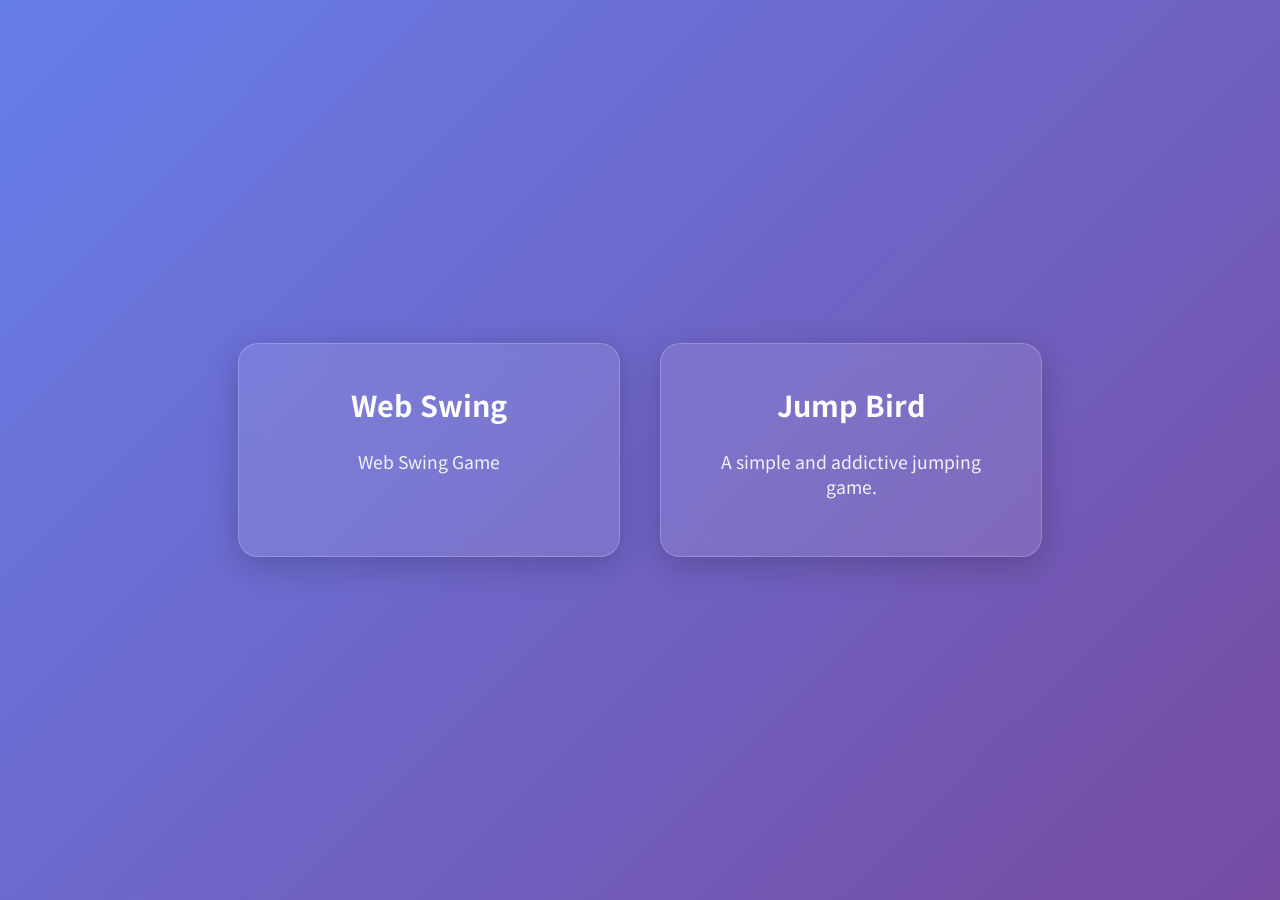
<file: index.html>
<!DOCTYPE html>
<html lang="en">
<head>
    <meta charset="UTF-8">
    <meta name="viewport" content="width=device-width, initial-scale=1.0">
    <meta name="google-adsense-account" content="ca-pub-2541515643735912">
    <title>Portal</title>
    <link rel="icon" href="favicon.svg" type="image/svg+xml">
    <link rel="stylesheet" href="style.css">
    <link rel="preconnect" href="https://fonts.googleapis.com">
    <link rel="preconnect" href="https://fonts.gstatic.com" crossorigin>
    <link href="https://fonts.googleapis.com/css2?family=Noto+Sans+KR:wght@400;700&display=swap" rel="stylesheet">
    <script async src="https://pagead2.googlesyndication.com/pagead/js/adsbygoogle.js?client=ca-pub-2541515643735912"
     crossorigin="anonymous"></script>
</head>
<body>

    <main class="portal-container">
            <ins class="kakao_ad_area" style="display:none;"
data-ad-unit = "DAN-hlU9IMzS3yFXaqY5"
data-ad-width = "320"
data-ad-height = "100"></ins>
<script type="text/javascript" src="//t1.daumcdn.net/kas/static/ba.min.js" async></script>
        
        <div class="portal-card" data-src="https://qwpo.cc/swing">
            <h2>Web Swing</h2>
            <p>Web Swing Game</p>
        </div>
        <div class="portal-card" data-src="https://jumpbird.qwpo.cc">
            <h2>Jump Bird</h2>
            <p>A simple and addictive jumping game.</p>
        </div>
    </main>

    <div id="iframe-container" class="hidden">
        <nav id="iframe-nav">
            <button class="nav-button" data-src="https://qwpo.cc/swing">Web Swing</button>
            <button class="nav-button" data-src="https://jumpbird.qwpo.cc">Jump Bird</button>
            <button id="back-button">Back to Menu</button>
        </nav>
        <iframe id="content-frame" src="about:blank"></iframe>
    </div>

    <script src="script.js"></script>
</body>
</html>
</file>
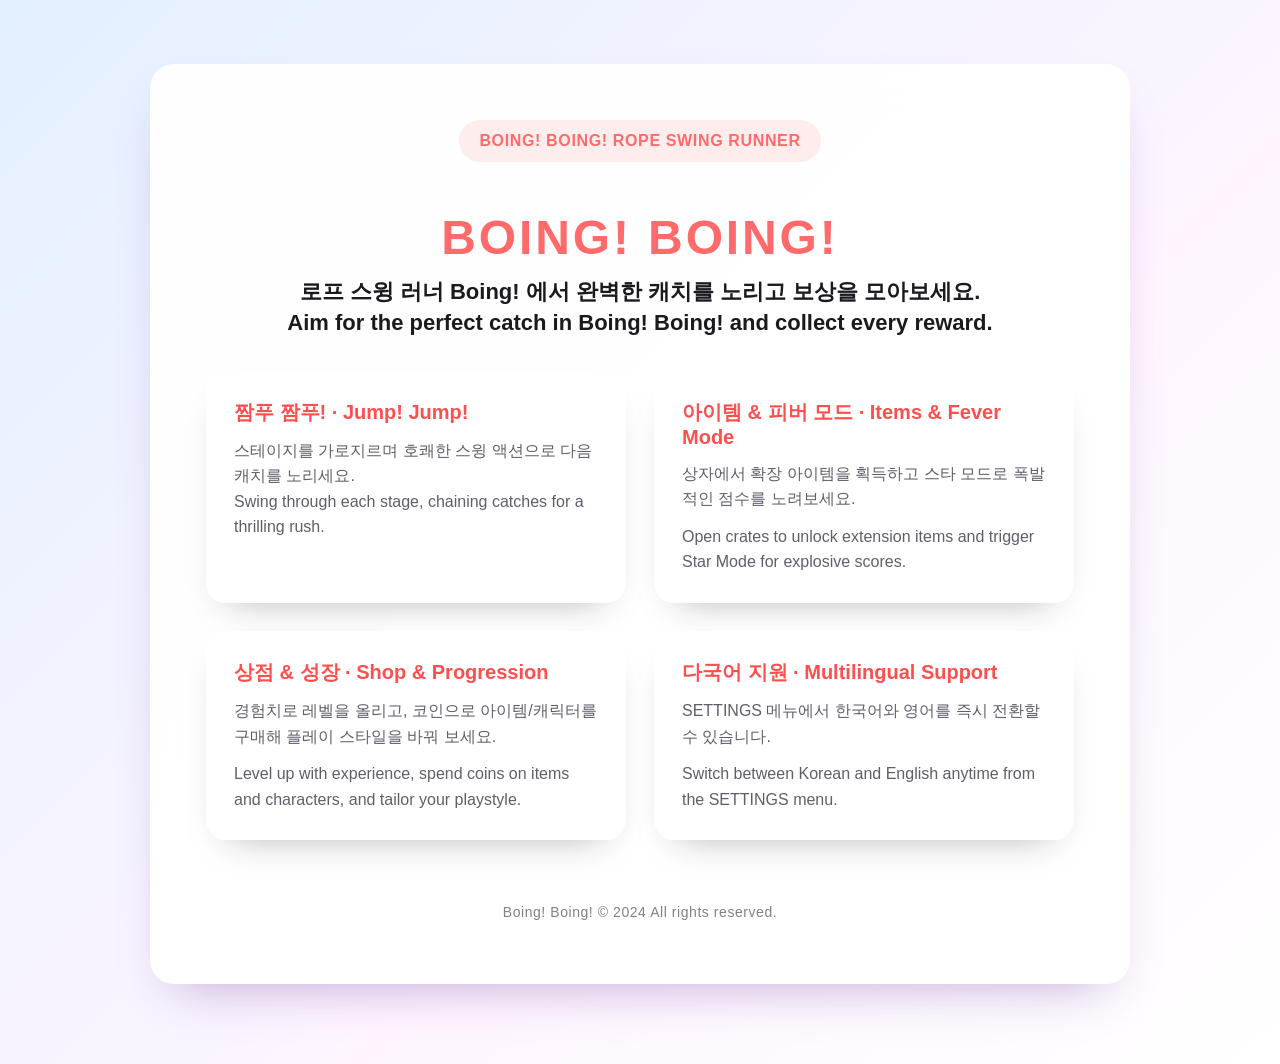
<file: marketing/index.html>
<!DOCTYPE html>
<html lang="ko">
<head>
  <meta charset="utf-8">
  <meta name="viewport" content="width=device-width, initial-scale=1">
  <title>Boing! Boing! | Rope Swing Runner</title>
  <style>
    :root {
      color-scheme: light dark;
      --bg: #f7f7fb;
      --fg: #1a1a1f;
      --accent: #ff6b6b;
      --accent-dark: #ff4e4e;
      --muted: #5f5f6b;
      --card: #ffffff;
      --shadow: rgba(0, 0, 0, 0.08);
    }

    * {
      box-sizing: border-box;
    }

    body {
      margin: 0;
      font-family: "Helvetica Neue", "Apple SD Gothic Neo", "Noto Sans KR", -apple-system, BlinkMacSystemFont, sans-serif;
      color: var(--fg);
      background: linear-gradient(135deg, #e3f0ff 0%, #fef5ff 60%, #fff 100%);
    }

    main {
      display: flex;
      flex-direction: column;
      align-items: center;
      padding: 64px 20px 80px;
    }

    .container {
      width: 100%;
      max-width: 980px;
      background: rgba(255, 255, 255, 0.92);
      border-radius: 24px;
      box-shadow: 0 24px 48px -24px rgba(102, 51, 153, 0.4);
      padding: 56px 56px 64px;
      backdrop-filter: blur(16px);
    }

    .hero {
      text-align: center;
    }

    .logo-text {
      font-size: 48px;
      font-weight: 800;
      letter-spacing: 0.06em;
      text-transform: uppercase;
      color: var(--accent);
      margin: 0 0 12px;
    }

    .tagline {
      font-size: 22px;
      font-weight: 600;
      color: var(--fg);
      line-height: 1.4;
      margin: 0 0 32px;
    }

    .callout {
      display: inline-flex;
      align-items: center;
      gap: 12px;
      padding: 12px 20px;
      border-radius: 999px;
      background: rgba(255, 107, 107, 0.12);
      color: var(--accent);
      font-weight: 600;
      letter-spacing: 0.04em;
      text-transform: uppercase;
      margin-bottom: 48px;
    }

    .grid {
      display: grid;
      gap: 28px;
      grid-template-columns: repeat(auto-fit, minmax(280px, 1fr));
    }

    .card {
      background: var(--card);
      border-radius: 20px;
      padding: 28px;
      box-shadow: 0 18px 36px -24px rgba(26, 26, 31, 0.4);
      transition: transform 0.25s ease, box-shadow 0.25s ease;
    }

    .card:hover {
      transform: translateY(-6px);
      box-shadow: 0 28px 56px -28px rgba(255, 107, 107, 0.45);
    }

    .card h2 {
      font-size: 20px;
      margin: 0 0 12px;
      color: var(--accent-dark);
    }

    .card p, .card ul, .card li {
      margin: 0;
      padding: 0;
      list-style: none;
      font-size: 16px;
      line-height: 1.6;
      color: var(--muted);
    }

    .card ul {
      display: grid;
      gap: 12px;
      margin-top: 12px;
    }

    footer {
      margin-top: 64px;
      text-align: center;
      font-size: 14px;
      color: rgba(26, 26, 31, 0.55);
      letter-spacing: 0.04em;
    }

    @media (max-width: 640px) {
      main {
        padding: 40px 16px 64px;
      }

      .container {
        padding: 40px 24px 48px;
        border-radius: 20px;
      }

      .logo-text {
        font-size: 40px;
      }

      .tagline {
        font-size: 18px;
      }
    }
  </style>
</head>
<body>
  <main>
    <section class="container">
      <header class="hero">
        <div class="callout">Boing! Boing! Rope Swing Runner</div>
        <h1 class="logo-text">Boing! Boing!</h1>
        <p class="tagline">로프 스윙 러너 Boing! 에서 완벽한 캐치를 노리고 보상을 모아보세요.<br>Aim for the perfect catch in Boing! Boing! and collect every reward.</p>
      </header>

      <div class="grid">
        <article class="card">
          <h2>짬푸 짬푸! · Jump! Jump!</h2>
          <p>스테이지를 가로지르며 호쾌한 스윙 액션으로 다음 캐치를 노리세요.<br>Swing through each stage, chaining catches for a thrilling rush.</p>
        </article>

        <article class="card">
          <h2>아이템 &amp; 피버 모드 · Items &amp; Fever Mode</h2>
          <ul>
            <li>상자에서 확장 아이템을 획득하고 스타 모드로 폭발적인 점수를 노려보세요.</li>
            <li>Open crates to unlock extension items and trigger Star Mode for explosive scores.</li>
          </ul>
        </article>

        <article class="card">
          <h2>상점 &amp; 성장 · Shop &amp; Progression</h2>
          <ul>
            <li>경험치로 레벨을 올리고, 코인으로 아이템/캐릭터를 구매해 플레이 스타일을 바꿔 보세요.</li>
            <li>Level up with experience, spend coins on items and characters, and tailor your playstyle.</li>
          </ul>
        </article>

        <article class="card">
          <h2>다국어 지원 · Multilingual Support</h2>
          <ul>
            <li>SETTINGS 메뉴에서 한국어와 영어를 즉시 전환할 수 있습니다.</li>
            <li>Switch between Korean and English anytime from the SETTINGS menu.</li>
          </ul>
        </article>
      </div>

      <footer>
        Boing! Boing! © 2024 All rights reserved.
      </footer>
    </section>
  </main>
</body>
</html>
</file>
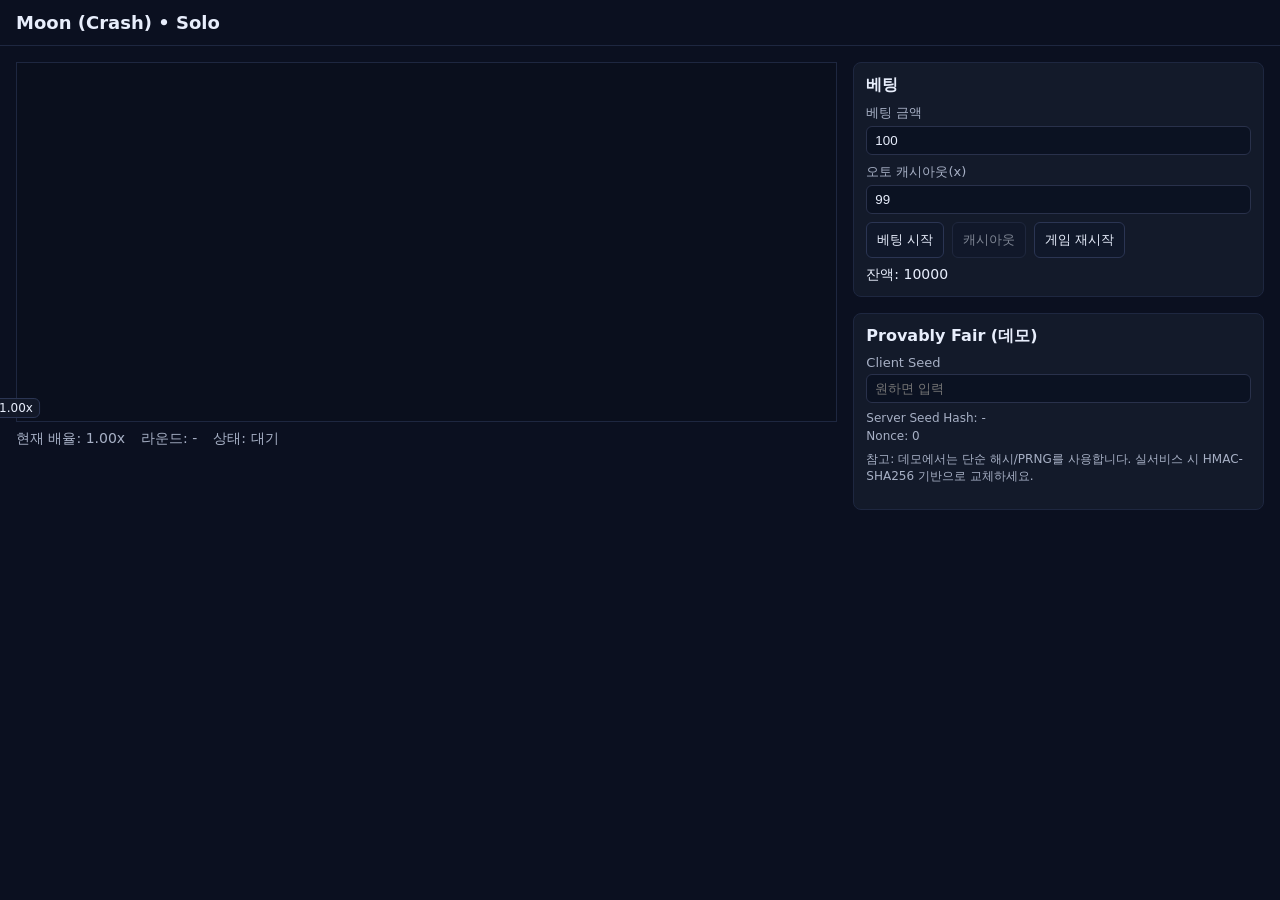
<file: moon/index.html>
<!doctype html>
<html lang="ko">
  <head>
    <meta charset="utf-8" />
    <meta name="viewport" content="width=device-width, initial-scale=1" />
    <title>Moon (Crash) - WebGL Solo</title>
    <link rel="stylesheet" href="styles.css" />
  </head>
  <body>
    <header class="topbar">
      <h1>Moon (Crash) • Solo</h1>
    </header>

    <main class="container">
      <section class="left">
        <div class="graph-wrap">
          <canvas id="glcanvas"></canvas>
          <div id="tipLabel" class="tip-label">1.00x</div>
        </div>
        <div class="hud">
          <div>현재 배율: <span id="multiplier">1.00x</span></div>
          <div>라운드: <span id="round">-</span></div>
          <div>상태: <span id="status">대기</span></div>
        </div>
      </section>
      <section class="right">
        <div class="panel">
          <h2>베팅</h2>
          <label>
            베팅 금액
            <input id="betAmount" type="number" min="1" step="1" value="100" />
          </label>
          <label>
            오토 캐시아웃(x)
            <input id="autoCashout" type="number" min="1.01" step="0.01" value="99" />
          </label>
          <div class="buttons">
            <button id="placeBet">베팅 시작</button>
            <button id="cashOut" disabled>캐시아웃</button>
            <button id="restart">게임 재시작</button>
          </div>
          <div class="balance">
            잔액: <span id="balance">10000</span>
          </div>
        </div>

        <div class="panel">
          <h2>Provably Fair (데모)</h2>
          <label>
            Client Seed
            <input id="clientSeed" type="text" placeholder="원하면 입력" />
          </label>
          <div class="pf-row">Server Seed Hash: <span id="serverSeedHash">-</span></div>
          <div class="pf-row">Nonce: <span id="nonce">0</span></div>
          <p class="muted">참고: 데모에서는 단순 해시/PRNG를 사용합니다. 실서비스 시 HMAC-SHA256 기반으로 교체하세요.</p>
        </div>
      </section>
    </main>

    <script src="app.js?v=1757565966"></script>
  </body>
  </html>
</file>
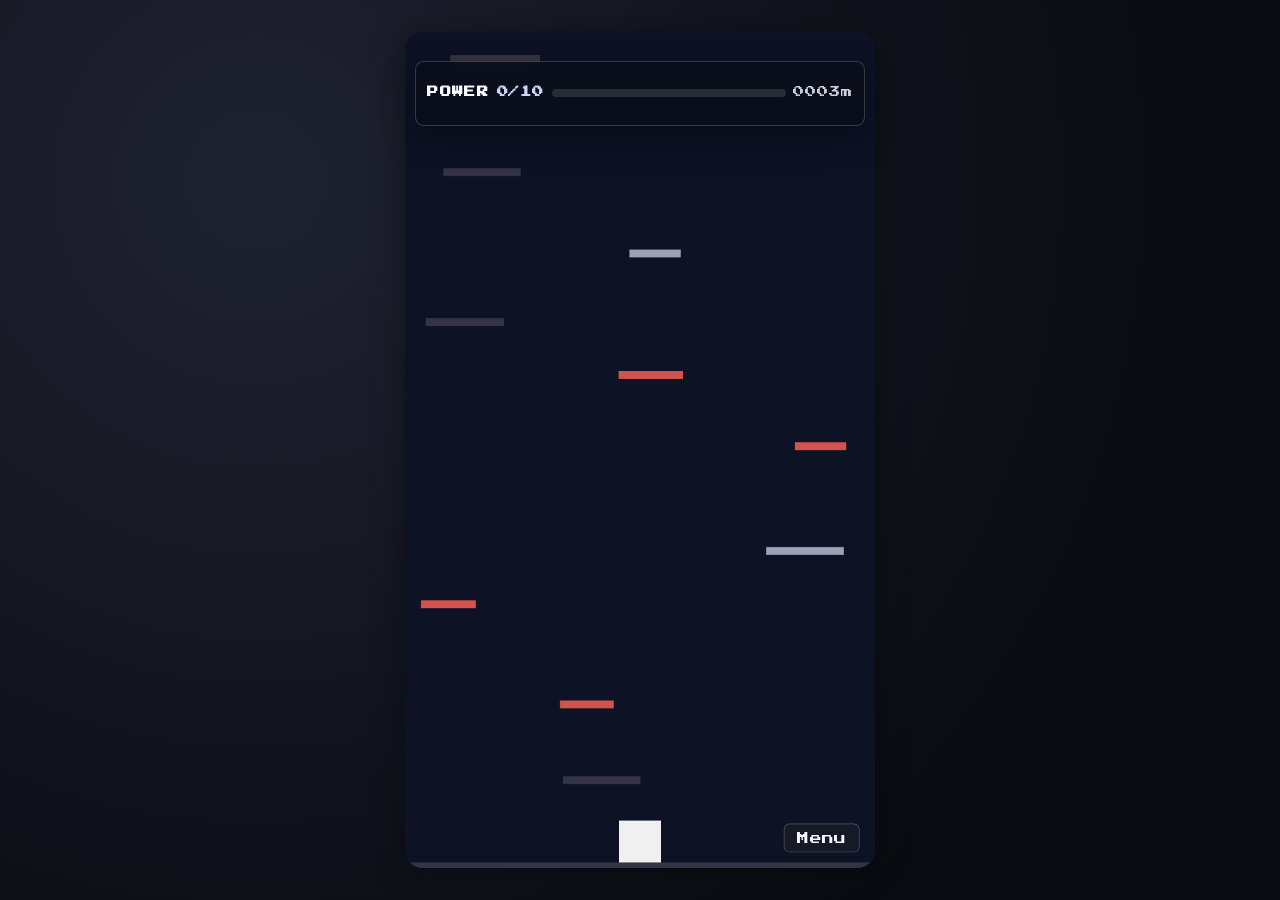
<file: onlyup/index.html>
<!DOCTYPE html>
<html lang="ko">
  <head>
    <meta charset="UTF-8" />
    <meta
      name="viewport"
      content="width=device-width, initial-scale=1.0, maximum-scale=1.0, user-scalable=no"
    />
    <title>WebGL 2D Casual Prototype</title>
    <script type="module" crossorigin src="./assets/index-BbL1-Jrh.js"></script>
    <link rel="stylesheet" crossorigin href="./assets/index-HIgaed99.css">
  </head>
  <body>
    <div id="app">
      <div class="game-wrapper">
        <div class="game-surface" id="game-surface">
          <canvas id="game-canvas"></canvas>
        </div>
      </div>
      <div id="joystick-layer" class="joystick-layer"></div>
    </div>
  </body>
</html>
</file>
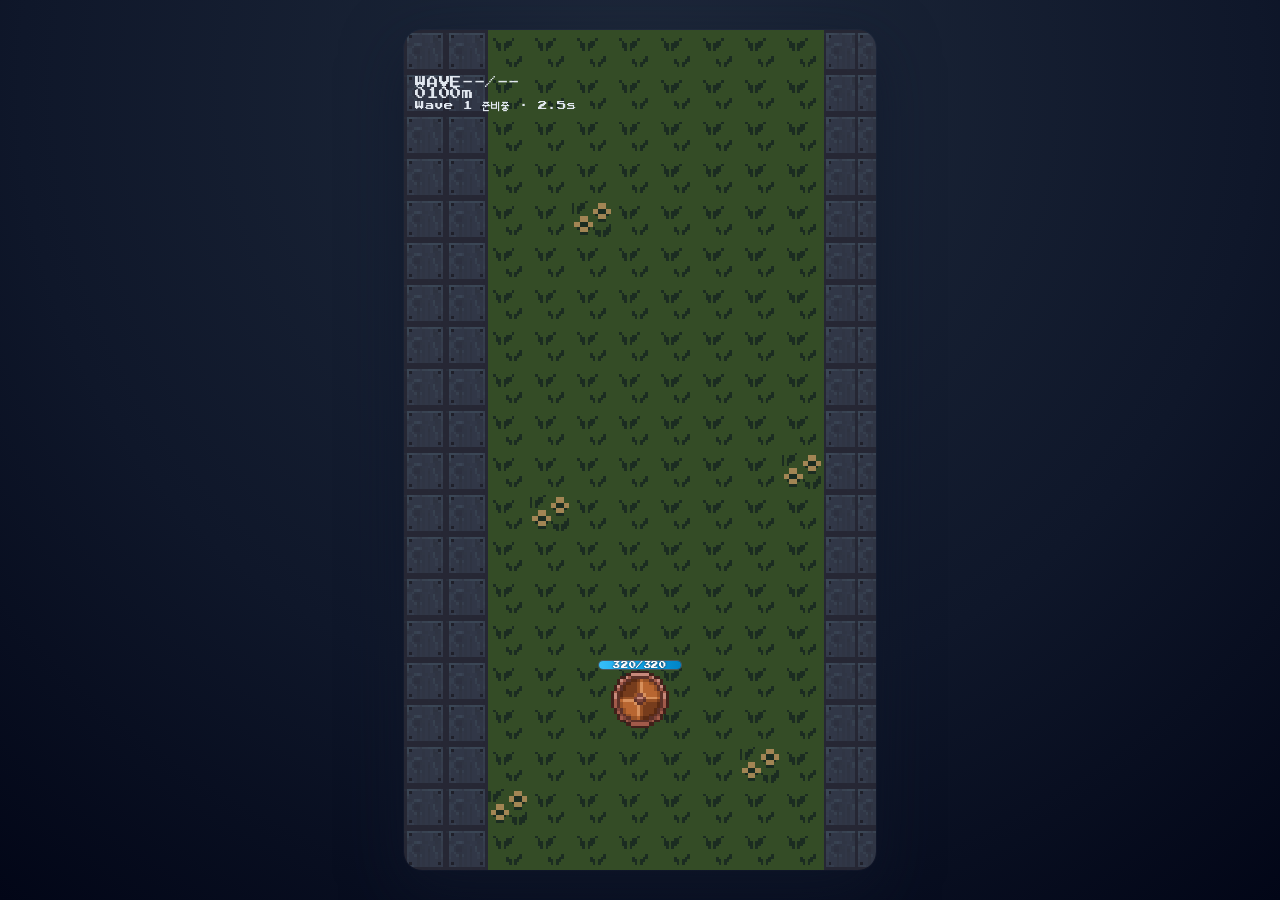
<file: polygon_shooter/index.html>
<!DOCTYPE html>
<html lang="ko">
  <head>
    <meta charset="UTF-8" />
    <meta
      name="viewport"
      content="width=device-width, initial-scale=1.0, maximum-scale=1.0, user-scalable=no"
    />
    <title>Polygon Shooter (WIP)</title>
    <script type="module" crossorigin src="./assets/index-DZM-sGQI.js"></script>
    <link rel="stylesheet" crossorigin href="./assets/index-DKjQ8yUw.css">
  </head>
  <body>
    <div id="app">
      <div class="game-wrapper">
        <div class="game-surface" id="game-surface">
          <canvas id="game-canvas"></canvas>
          <div id="health-layer" class="health-layer"></div>
        </div>
      </div>
      <div id="joystick-layer" class="joystick-layer"></div>
    </div>
  </body>
</html>
</file>
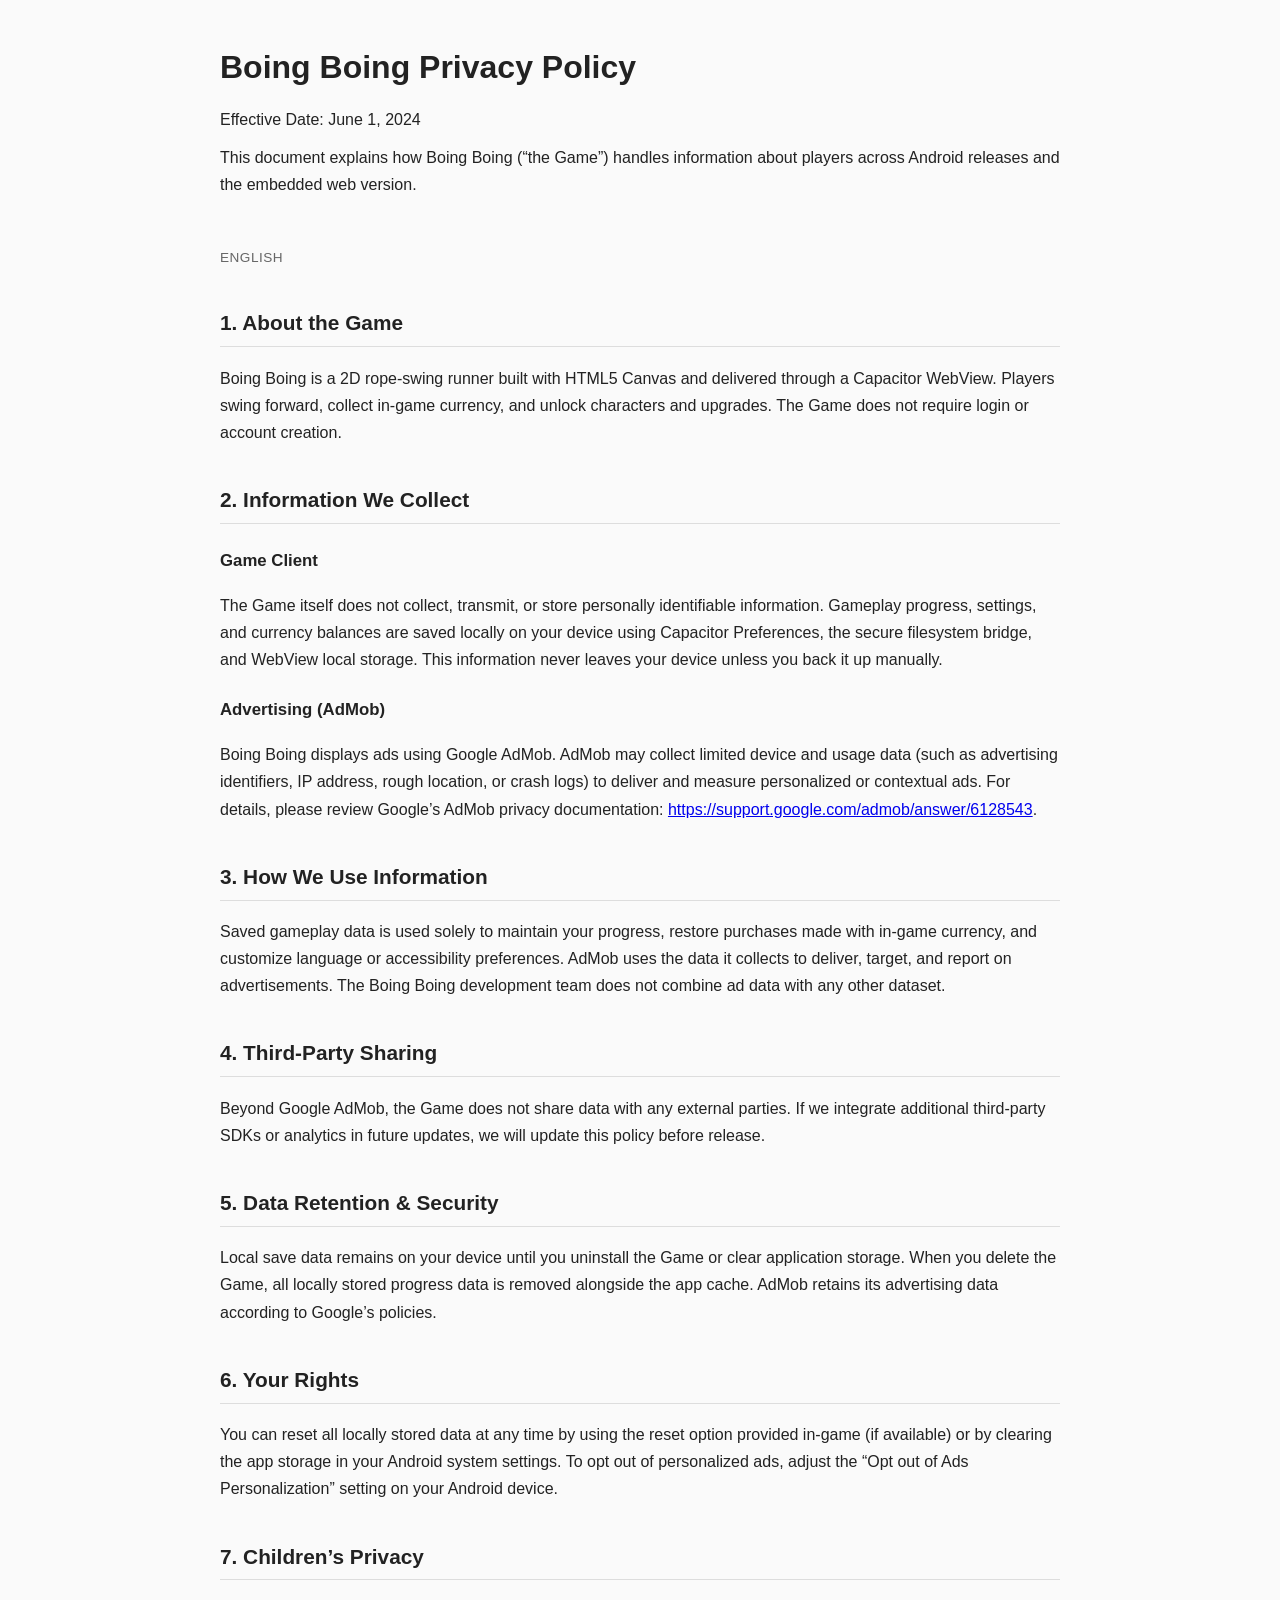
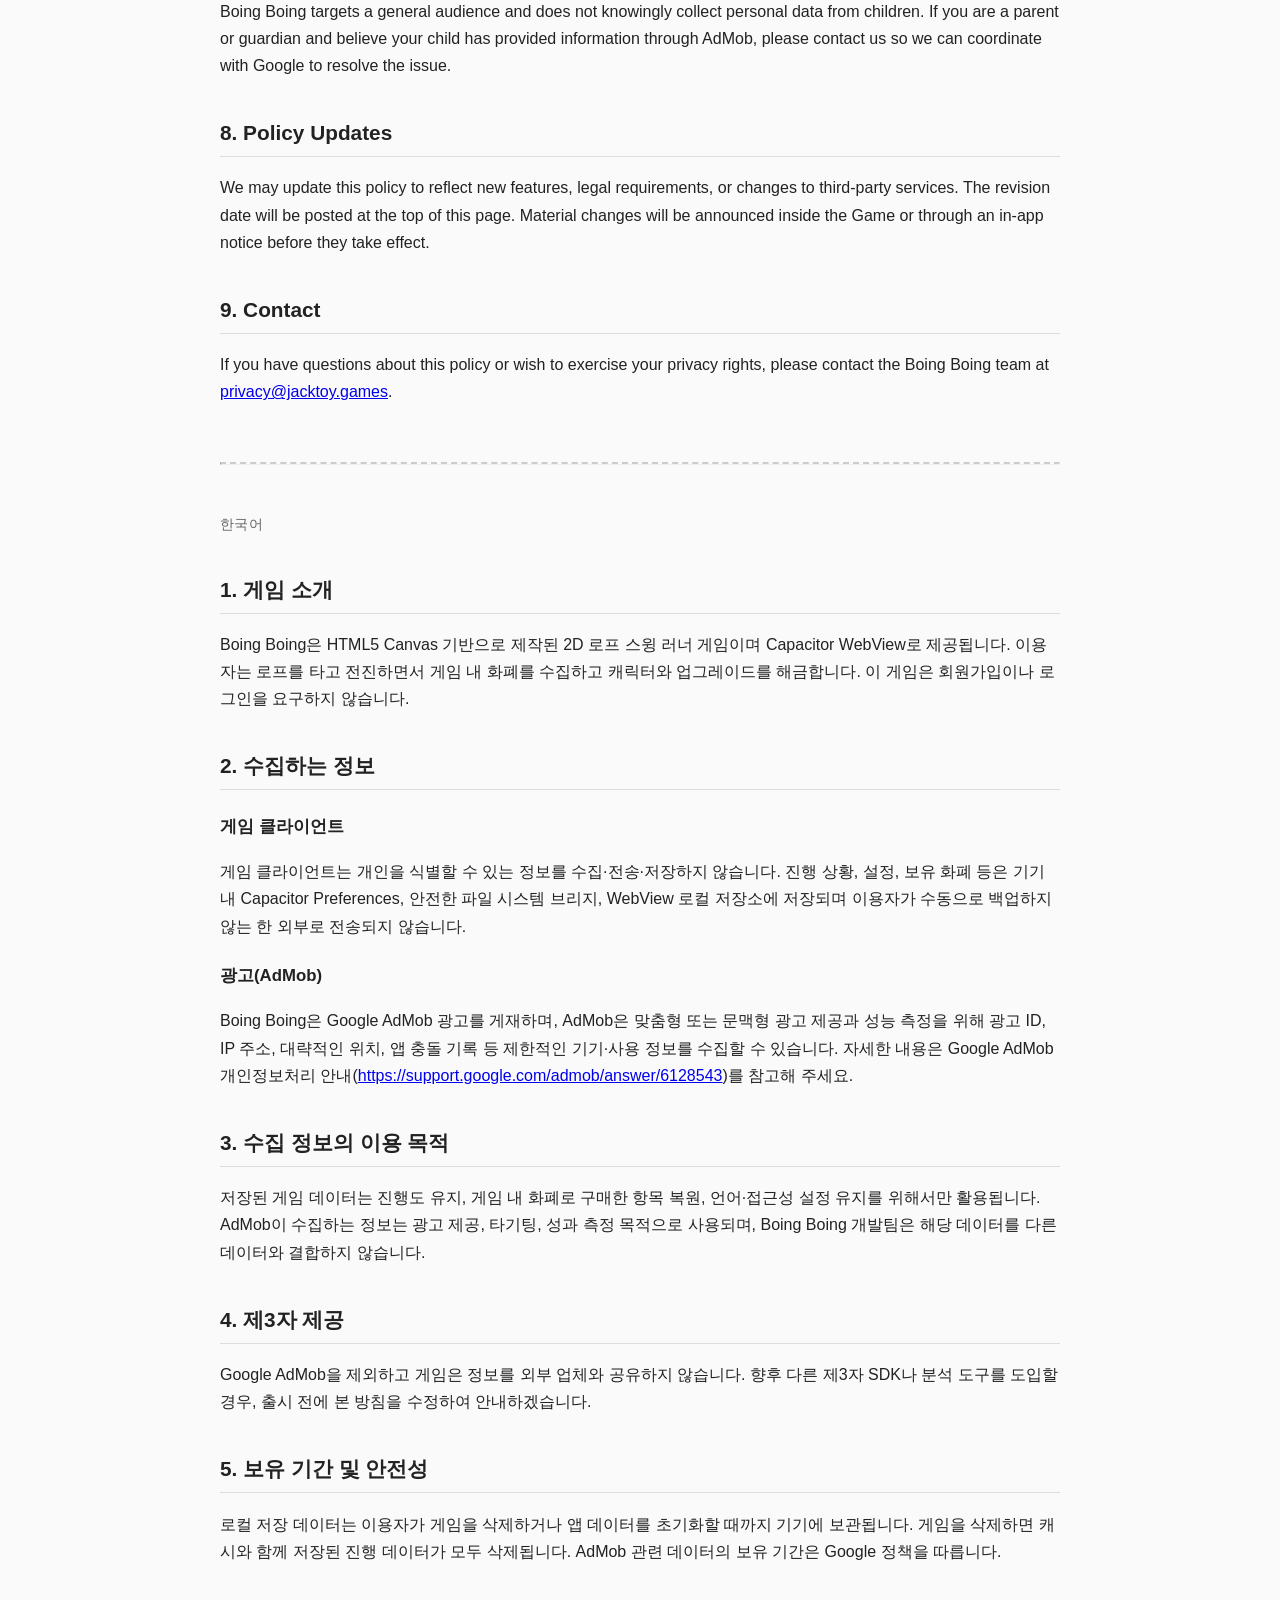
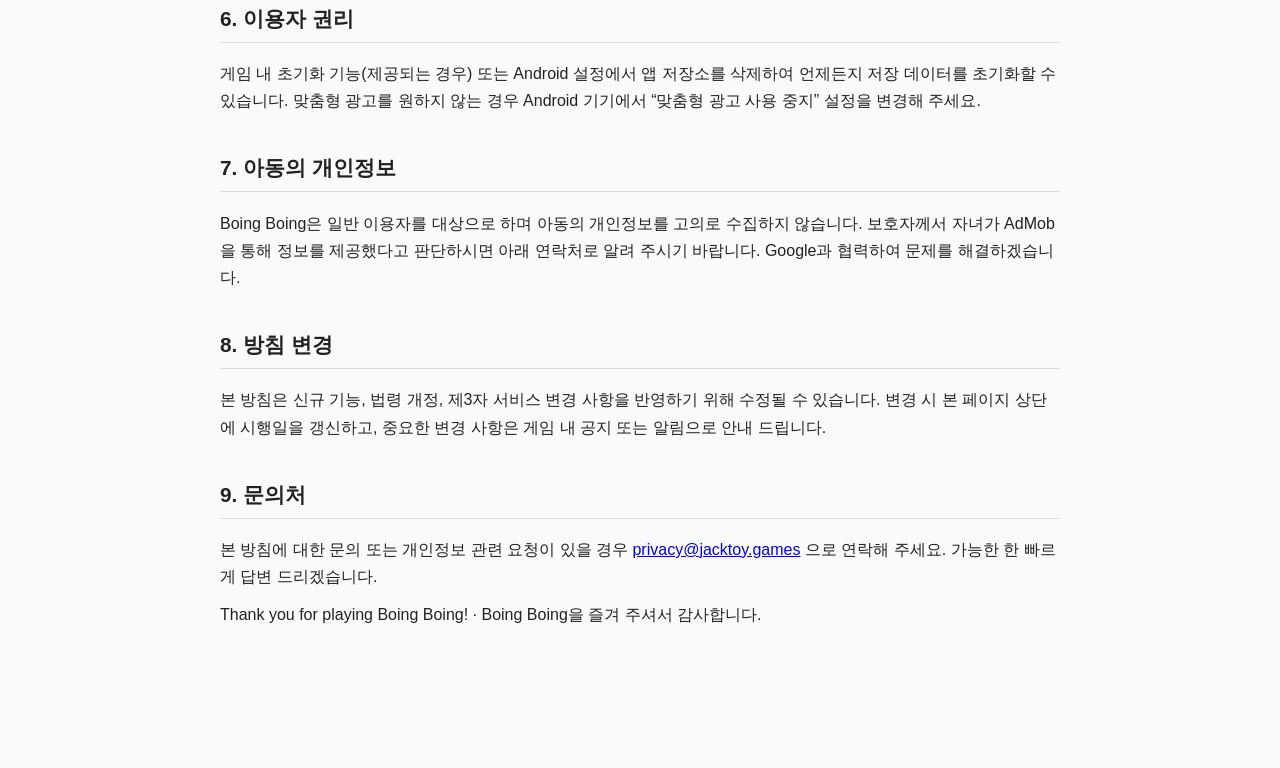
<file: pp/index.html>
<!DOCTYPE html>
<html lang="en">
<head>
  <meta charset="utf-8">
  <title>Boing Boing Privacy Policy | 개인정보처리방침</title>
  <meta name="viewport" content="width=device-width, initial-scale=1">
  <style>
    :root {
      color-scheme: light dark;
      font-family: "Noto Sans", "Segoe UI", -apple-system, BlinkMacSystemFont, sans-serif;
      line-height: 1.7;
    }
    body {
      max-width: 840px;
      margin: 2.5rem auto;
      padding: 0 1.5rem 4rem;
      color: #222;
      background: #fafafa;
    }
    h1 {
      font-size: 2rem;
      margin-bottom: 0.75rem;
    }
    h2 {
      font-size: 1.3rem;
      margin-top: 2.25rem;
      border-bottom: 1px solid #ddd;
      padding-bottom: 0.35rem;
    }
    h3 {
      font-size: 1.05rem;
      margin-top: 1.4rem;
    }
    p, li {
      margin: 0.65rem 0;
    }
    ul {
      padding-left: 1.35rem;
    }
    header, footer {
      margin-bottom: 2.25rem;
    }
    .section-label {
      font-size: 0.85rem;
      letter-spacing: 0.035em;
      text-transform: uppercase;
      color: #666;
      margin-top: 3rem;
    }
    .divider {
      border-top: 2px dashed #ccc;
      margin: 3.5rem 0 2.75rem;
    }
    .contact a {
      color: inherit;
    }
  </style>
</head>
<body>
  <header>
    <h1>Boing Boing Privacy Policy</h1>
    <p>Effective Date: <time datetime="2024-06-01">June 1, 2024</time></p>
    <p>This document explains how Boing Boing (“the Game”) handles information about players across Android releases and the embedded web version.</p>
  </header>

  <section id="en">
    <p class="section-label">English</p>
    <h2>1. About the Game</h2>
    <p>Boing Boing is a 2D rope-swing runner built with HTML5 Canvas and delivered through a Capacitor WebView. Players swing forward, collect in-game currency, and unlock characters and upgrades. The Game does not require login or account creation.</p>

    <h2>2. Information We Collect</h2>
    <h3>Game Client</h3>
    <p>The Game itself does not collect, transmit, or store personally identifiable information. Gameplay progress, settings, and currency balances are saved locally on your device using Capacitor Preferences, the secure filesystem bridge, and WebView local storage. This information never leaves your device unless you back it up manually.</p>
    <h3>Advertising (AdMob)</h3>
    <p>Boing Boing displays ads using Google AdMob. AdMob may collect limited device and usage data (such as advertising identifiers, IP address, rough location, or crash logs) to deliver and measure personalized or contextual ads. For details, please review Google’s AdMob privacy documentation: <a href="https://support.google.com/admob/answer/6128543" rel="noopener" target="_blank">https://support.google.com/admob/answer/6128543</a>.</p>

    <h2>3. How We Use Information</h2>
    <p>Saved gameplay data is used solely to maintain your progress, restore purchases made with in-game currency, and customize language or accessibility preferences. AdMob uses the data it collects to deliver, target, and report on advertisements. The Boing Boing development team does not combine ad data with any other dataset.</p>

    <h2>4. Third-Party Sharing</h2>
    <p>Beyond Google AdMob, the Game does not share data with any external parties. If we integrate additional third-party SDKs or analytics in future updates, we will update this policy before release.</p>

    <h2>5. Data Retention &amp; Security</h2>
    <p>Local save data remains on your device until you uninstall the Game or clear application storage. When you delete the Game, all locally stored progress data is removed alongside the app cache. AdMob retains its advertising data according to Google’s policies.</p>

    <h2>6. Your Rights</h2>
    <p>You can reset all locally stored data at any time by using the reset option provided in-game (if available) or by clearing the app storage in your Android system settings. To opt out of personalized ads, adjust the “Opt out of Ads Personalization” setting on your Android device.</p>

    <h2>7. Children’s Privacy</h2>
    <p>Boing Boing targets a general audience and does not knowingly collect personal data from children. If you are a parent or guardian and believe your child has provided information through AdMob, please contact us so we can coordinate with Google to resolve the issue.</p>

    <h2>8. Policy Updates</h2>
    <p>We may update this policy to reflect new features, legal requirements, or changes to third-party services. The revision date will be posted at the top of this page. Material changes will be announced inside the Game or through an in-app notice before they take effect.</p>

    <h2>9. Contact</h2>
    <p>If you have questions about this policy or wish to exercise your privacy rights, please contact the Boing Boing team at <a href="mailto:privacy@jacktoy.games">privacy@jacktoy.games</a>.</p>
  </section>

  <hr class="divider" aria-hidden="true">

  <section id="ko" lang="ko">
    <p class="section-label">한국어</p>
    <h2>1. 게임 소개</h2>
    <p>Boing Boing은 HTML5 Canvas 기반으로 제작된 2D 로프 스윙 러너 게임이며 Capacitor WebView로 제공됩니다. 이용자는 로프를 타고 전진하면서 게임 내 화폐를 수집하고 캐릭터와 업그레이드를 해금합니다. 이 게임은 회원가입이나 로그인을 요구하지 않습니다.</p>

    <h2>2. 수집하는 정보</h2>
    <h3>게임 클라이언트</h3>
    <p>게임 클라이언트는 개인을 식별할 수 있는 정보를 수집·전송·저장하지 않습니다. 진행 상황, 설정, 보유 화폐 등은 기기 내 Capacitor Preferences, 안전한 파일 시스템 브리지, WebView 로컬 저장소에 저장되며 이용자가 수동으로 백업하지 않는 한 외부로 전송되지 않습니다.</p>
    <h3>광고(AdMob)</h3>
    <p>Boing Boing은 Google AdMob 광고를 게재하며, AdMob은 맞춤형 또는 문맥형 광고 제공과 성능 측정을 위해 광고 ID, IP 주소, 대략적인 위치, 앱 충돌 기록 등 제한적인 기기·사용 정보를 수집할 수 있습니다. 자세한 내용은 Google AdMob 개인정보처리 안내(<a href="https://support.google.com/admob/answer/6128543" rel="noopener" target="_blank">https://support.google.com/admob/answer/6128543</a>)를 참고해 주세요.</p>

    <h2>3. 수집 정보의 이용 목적</h2>
    <p>저장된 게임 데이터는 진행도 유지, 게임 내 화폐로 구매한 항목 복원, 언어·접근성 설정 유지를 위해서만 활용됩니다. AdMob이 수집하는 정보는 광고 제공, 타기팅, 성과 측정 목적으로 사용되며, Boing Boing 개발팀은 해당 데이터를 다른 데이터와 결합하지 않습니다.</p>

    <h2>4. 제3자 제공</h2>
    <p>Google AdMob을 제외하고 게임은 정보를 외부 업체와 공유하지 않습니다. 향후 다른 제3자 SDK나 분석 도구를 도입할 경우, 출시 전에 본 방침을 수정하여 안내하겠습니다.</p>

    <h2>5. 보유 기간 및 안전성</h2>
    <p>로컬 저장 데이터는 이용자가 게임을 삭제하거나 앱 데이터를 초기화할 때까지 기기에 보관됩니다. 게임을 삭제하면 캐시와 함께 저장된 진행 데이터가 모두 삭제됩니다. AdMob 관련 데이터의 보유 기간은 Google 정책을 따릅니다.</p>

    <h2>6. 이용자 권리</h2>
    <p>게임 내 초기화 기능(제공되는 경우) 또는 Android 설정에서 앱 저장소를 삭제하여 언제든지 저장 데이터를 초기화할 수 있습니다. 맞춤형 광고를 원하지 않는 경우 Android 기기에서 “맞춤형 광고 사용 중지” 설정을 변경해 주세요.</p>

    <h2>7. 아동의 개인정보</h2>
    <p>Boing Boing은 일반 이용자를 대상으로 하며 아동의 개인정보를 고의로 수집하지 않습니다. 보호자께서 자녀가 AdMob을 통해 정보를 제공했다고 판단하시면 아래 연락처로 알려 주시기 바랍니다. Google과 협력하여 문제를 해결하겠습니다.</p>

    <h2>8. 방침 변경</h2>
    <p>본 방침은 신규 기능, 법령 개정, 제3자 서비스 변경 사항을 반영하기 위해 수정될 수 있습니다. 변경 시 본 페이지 상단에 시행일을 갱신하고, 중요한 변경 사항은 게임 내 공지 또는 알림으로 안내 드립니다.</p>

    <h2>9. 문의처</h2>
    <p>본 방침에 대한 문의 또는 개인정보 관련 요청이 있을 경우 <a href="mailto:privacy@jacktoy.games">privacy@jacktoy.games</a> 으로 연락해 주세요. 가능한 한 빠르게 답변 드리겠습니다.</p>
  </section>

  <footer>
    <p>Thank you for playing Boing Boing! · Boing Boing을 즐겨 주셔서 감사합니다.</p>
  </footer>
</body>
</html>
</file>
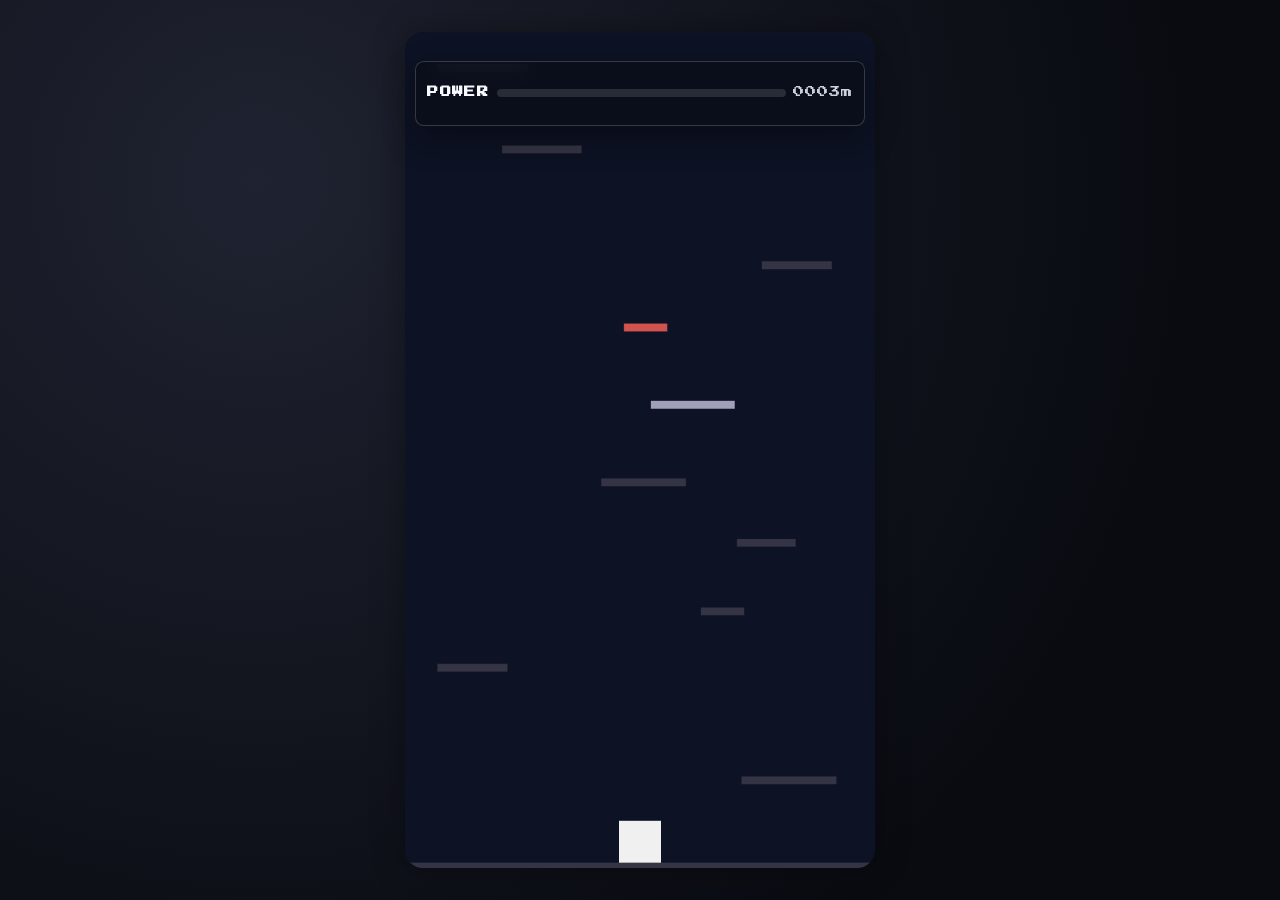
<file: shield/index.html>
<!DOCTYPE html>
<html lang="ko">
  <head>
    <meta charset="UTF-8" />
    <meta
      name="viewport"
      content="width=device-width, initial-scale=1.0, maximum-scale=1.0, user-scalable=no"
    />
    <title>WebGL 2D Casual Prototype</title>
    <script type="module" crossorigin src="./assets/index-Crw5R4dX.js"></script>
    <link rel="stylesheet" crossorigin href="./assets/index-DiyxoykD.css">
  </head>
  <body>
    <div id="app">
      <div class="game-wrapper">
        <div class="game-surface" id="game-surface">
          <canvas id="game-canvas"></canvas>
        </div>
      </div>
      <div id="joystick-layer" class="joystick-layer"></div>
    </div>
  </body>
</html>
</file>
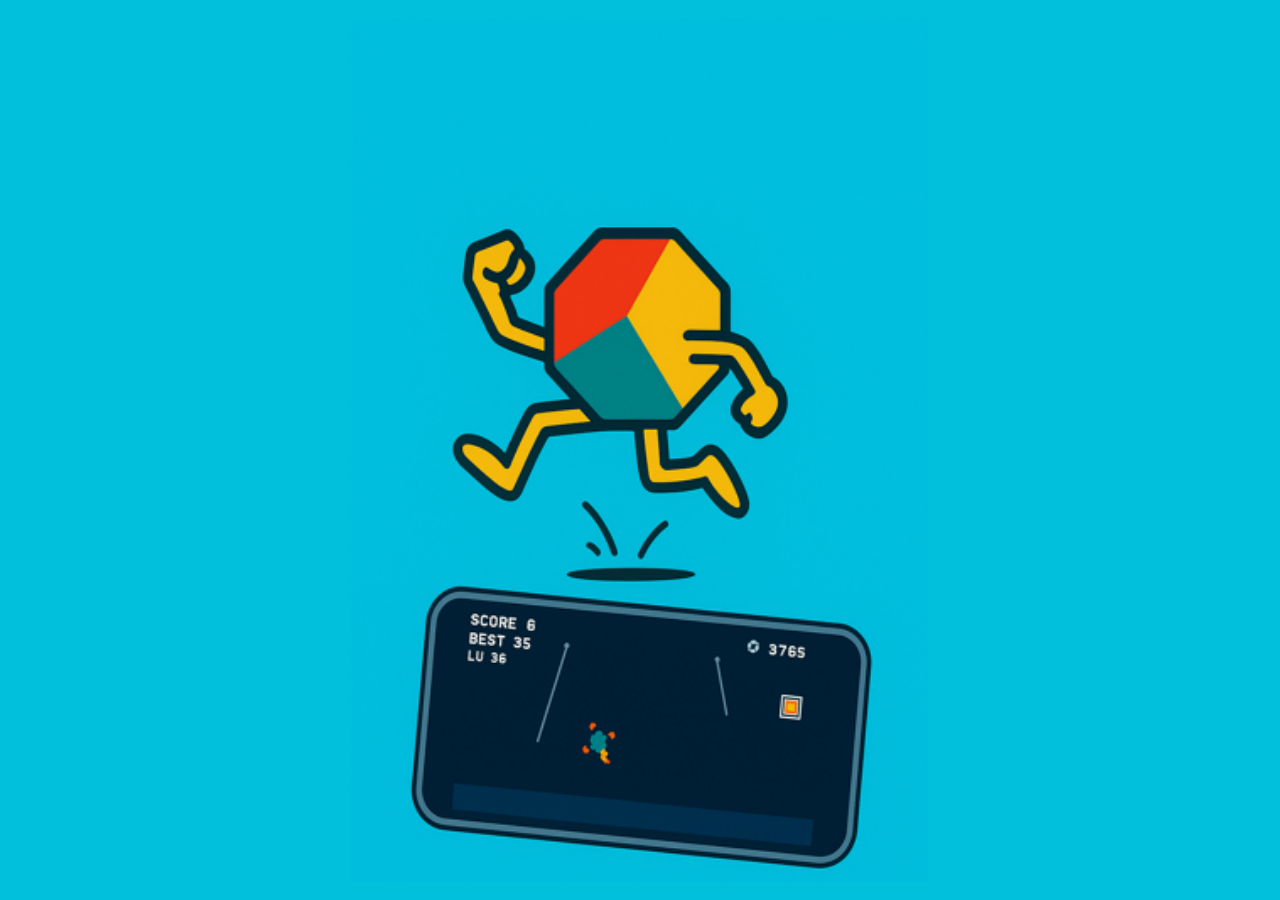
<file: swing/index.html>
<!doctype html>
<html lang="en">
  <head>
    <meta charset="utf-8" />
    <meta name="viewport" content="width=device-width, initial-scale=1, viewport-fit=cover" />
    <title data-i18n="meta.title">Boing! Boing!</title>
    <link rel="icon" type="image/svg+xml" href="./favicon.svg" />
    <!-- Preload local font to avoid first-launch miss in WebView -->
    <!-- <link rel="preload" href="./assets/fonts/dalmoori.woff2" as="font" type="font/woff2" crossorigin> -->
    <!-- <link rel="preload" href="./assets/fonts/PressStart2P-Regular.ttf" as="font" type="font/ttf" crossorigin> -->
    <!-- Use local @font-face instead of remote Google Fonts -->
    <link rel="stylesheet" href="./fonts.css" />
    <link rel="stylesheet" href="./style.css" />
    <link rel="preload" href="./assets/etc/intro.png" as="image" />
    <style id="bridge-overlay-bootstrap">
      #bridge-overlay { position: fixed; inset: 0; z-index: 9999; display: flex; align-items: center; justify-content: center; background: rgb(0, 192, 219); pointer-events: auto; perspective: 1600px; }
      #bridge-overlay:not(.bridge-visible) { display: none; }
      #bridge-overlay .bridge-overlay-inner { position: relative; display: flex; align-items: center; justify-content: center; transform-style: preserve-3d; transform-origin: center; }
      #bridge-overlay .bridge-overlay-inner .bridge-overlay-content { position: relative; display: inline-block; line-height: 0; }
      #bridge-overlay .bridge-overlay-inner .bridge-overlay-base { width: min(96vw, calc(96vh * var(--bridge-aspect, 1))); aspect-ratio: var(--bridge-aspect, 1); height: auto; object-fit: contain; image-rendering: auto; max-width: none; max-height: none; }
      #bridge-overlay .bridge-overlay-inner .bridge-overlay-badge { position: absolute; top: 50px; right: 0; width: 68px; max-width: 17vw; height: auto; object-fit: contain; image-rendering: auto; pointer-events: none; display: none; }
    </style>
  </head>
  <body>
    <div id="bridge-overlay" class="bridge-visible" aria-hidden="true" data-bootstrap="true">
      <div class="bridge-overlay-inner">
        <div class="bridge-overlay-content">
          <img class="bridge-overlay-base" src="./assets/etc/intro.png" alt="" style="--bridge-aspect:0.66796875;" data-bootstrap-aspect="0.66796875" />
          <img class="bridge-overlay-badge" alt="" />
        </div>
      </div>
    </div>
    <script src="./src/env.overrides.js"></script>
    <script src="./src/ui/icon-wallpaper.js"></script>
    <div id="debug-panel" hidden>
      <div class="row">
        <strong data-i18n="debug.title">Debug</strong>
        <span class="hint" data-i18n="debug.hint">(Press V to toggle)</span>
      </div>
      <div class="grid">
        <label><span data-i18n="debug.jumpSpeed">Jump Speed</span> <input type="range" id="dbg-jumpSpeed" min="50" max="150" step="1"></label>
        <label><span data-i18n="debug.jumpImpulse">Jump Impulse</span> <input type="range" id="dbg-jumpImpulse" min="300" max="1000" step="1"></label>
        <label><span data-i18n="debug.catchRadius">Catch Radius</span> <input type="range" id="dbg-catchR" min="8" max="80" step="1"></label>
        <label><span data-i18n="debug.budSwayMin">Buds Sway Min%</span> <input type="range" id="dbg-budSwayMin" min="0" max="60" step="1"></label>
        <label><span data-i18n="debug.budSwayMax">Buds Sway Max%</span> <input type="range" id="dbg-budSwayMax" min="0" max="80" step="1"></label>
        <label><span data-i18n="debug.lengthMin">Rope Length Min</span> <input type="range" id="dbg-Lmin" min="40" max="300" step="1"></label>
        <label><span data-i18n="debug.lengthMax">Rope Length Max</span> <input type="range" id="dbg-Lmax" min="100" max="520" step="1"></label>
        <label><span data-i18n="debug.lengthJitter">Length Jitter %</span> <input type="range" id="dbg-Ljit" min="0" max="60" step="1"></label>
        <label><span data-i18n="debug.spacingMin">Spacing Min</span> <input type="range" id="dbg-Dmin" min="60" max="300" step="1"></label>
        <label><span data-i18n="debug.spacingMax">Spacing Max</span> <input type="range" id="dbg-Dmax" min="100" max="420" step="1"></label>
        <label><span data-i18n="debug.spacingJitterMin">Spacing Jitter Min</span> <input type="range" id="dbg-SJmin" min="70" max="110" step="1"></label>
        <label><span data-i18n="debug.spacingJitterMax">Spacing Jitter Max</span> <input type="range" id="dbg-SJmax" min="90" max="140" step="1"></label>
        <label><span data-i18n="debug.shortProb">Short Rope Prob</span> <input type="range" id="dbg-shortProb" min="0" max="100" step="1"></label>
        <label><span data-i18n="debug.shortFactor">Short Rope Factor</span> <input type="range" id="dbg-shortFactor" min="50" max="95" step="1"></label>
        <label><span data-i18n="debug.longProb">Long Rope Prob</span> <input type="range" id="dbg-longProb" min="0" max="100" step="1"></label>
        <label><span data-i18n="debug.longFactor">Long Rope Factor</span> <input type="range" id="dbg-longFactor" min="105" max="170" step="1"></label>
        <label><span data-i18n="debug.breakProb">Break Prob</span> <input type="range" id="dbg-breakProb" min="0" max="100" step="1"></label>
        <label><span data-i18n="debug.itemProb">Item Spawn Prob</span> <input type="range" id="dbg-itemProb" min="0" max="100" step="1"></label>
        <label><span data-i18n="debug.shortDistanceMin">Short Distance Min</span> <input type="range" id="dbg-DshortMin" min="60" max="240" step="1"></label>
        <label><span data-i18n="debug.shortDistanceProb">Short Distance Prob</span> <input type="range" id="dbg-DshortProb" min="0" max="100" step="1"></label>
        <label><span data-i18n="debug.stageRopesPerStage">Stage Ropes / Stage</span> <input type="range" id="dbg-stageRopes" min="3" max="10" step="1"></label>
        <label><span data-i18n="debug.savings">Savings ($)</span> <input type="range" id="dbg-savings" min="0" max="10000" step="10"></label>
        <label><span data-i18n="debug.exp">EXP</span> <input type="range" id="dbg-exp" min="0" max="10000" step="10"></label>
        <label><span data-i18n="debug.hiddenToggleLabel">Hidden Skill Override</span> <button type="button" id="dbg-hidden-toggle" data-state="off">OFF</button></label>
        <label><span data-i18n="debug.tossReward">Toss Ad Rewards</span> <button type="button" id="dbg-toss-reward">+1</button></label>
        <label><span data-i18n="debug.tossRewardMinus">Toss Ad Rewards (-1)</span> <button type="button" id="dbg-toss-reward-dec">-1</button></label>
        <label><span data-i18n="debug.submitLeaderboard">Submit Leaderboard Score</span> <button type="button" id="dbg-submit-leaderboard">Submit 10</button></label>
        <label><span data-i18n="debug.setBest">Set Best Score</span> <button type="button" id="dbg-set-best">Best = 10</button></label>
        <label><span data-i18n="debug.livesReset">Reset Lives</span> <button type="button" id="dbg-lives-reset">1</button></label>
        <label><span data-i18n="debug.livesAdd">Add Lives</span> <button type="button" id="dbg-lives-add">+10</button></label>
      </div>
    </div>
    <ins id="kakao-ad-slot" class="kakao_ad_area" style="display:none;"
      data-ad-unit="DAN-hlU9IMzS3yFXaqY5"
      data-ad-width="320"
      data-ad-height="100"></ins>
    <script>
      (function(){
        function detectTossPlatform() {
          if (typeof window === 'undefined') return false;
          try {
            if (typeof window.isTossPlatform === 'function' && window.isTossPlatform()) {
              return true;
            }
          } catch (_) {}
          var ua = (window.navigator && typeof window.navigator.userAgent === 'string')
            ? window.navigator.userAgent
            : '';
          return /AppsInToss|TossApp|InToss/i.test(ua) || Boolean(window.__appsInToss) || Boolean(window.__granite);
        }

        var Cap = (typeof window !== 'undefined' && window.Capacitor) ? window.Capacitor : {};
        var platform = typeof Cap.getPlatform === 'function' ? Cap.getPlatform() : Cap.platform;
        var isNativeApp = platform && platform !== 'web';
        var isToss = detectTossPlatform();

        if (isNativeApp || isToss) {
          var slot = document.getElementById('kakao-ad-slot');
          if (slot && slot.parentNode) {
            slot.parentNode.removeChild(slot);
          }
          return;
        }

        var script = document.createElement('script');
        script.src = '//t1.daumcdn.net/kas/static/ba.min.js';
        script.async = true;
        document.head.appendChild(script);
      })();
    </script>
    <canvas id="game" aria-label="Boing! Boing! Canvas" role="img"></canvas>
    <script src="./save/safeStorage.nomodule.js"></script>
    <script src="./save/storageBridge.nomodule.js"></script>
    <script>
      (function(){
        window.setupStorageBridge("webswing")
          .catch(e => console.error("Storage bridge init failed", e))
          .finally(function(){
            function loadScript(path) {
              return new Promise(function(resolve, reject){
                var s=document.createElement("script");
                s.src=path;
                s.onload=resolve;
                s.onerror=reject;
                document.body.appendChild(s);
              });
            }
            loadScript("./src/i18n/i18n.js")
              .then(function(){ return loadScript("./src/i18n/i18n.lang.js"); })
              .then(function(){ return loadScript("./src/data/items.js"); })
              .then(function(){ return loadScript("./src/data/chars.js"); })
              .then(function(){ return loadScript("./src/data/records.goals.js"); })
              .then(function(){ return loadScript("./src/data/skills.js"); })
              .then(function(){ return loadScript("./src/data/ads.js"); })
              .then(function(){ return loadScript("./src/core/setup/config.js"); })
              .then(function(){ return loadScript("./src/core/setup/init.js"); })
              .then(function(){ return loadScript("./src/core/shared/utils.js"); })
              .then(function(){ return loadScript("./src/core/entities/classes.js"); })
              .then(function(){ return loadScript("./src/core/runtime/skills.system.js"); })
              .then(function(){ return loadScript("./src/core/runtime/game.logic.js"); })
              .then(function(){ return loadScript("./src/core/runtime/game.input.js"); })
              .then(function(){ return loadScript("./src/core/runtime/game.render.js"); })
              .then(function(){ return loadScript("./src/core/runtime/game.shop.js"); })
              .then(function(){ return loadScript("./src/core/runtime/main.js"); })
              .catch(function(err){ console.error('Script load failed', err); });
          });
      })();
    </script>

  </body>
  </html>
</file>
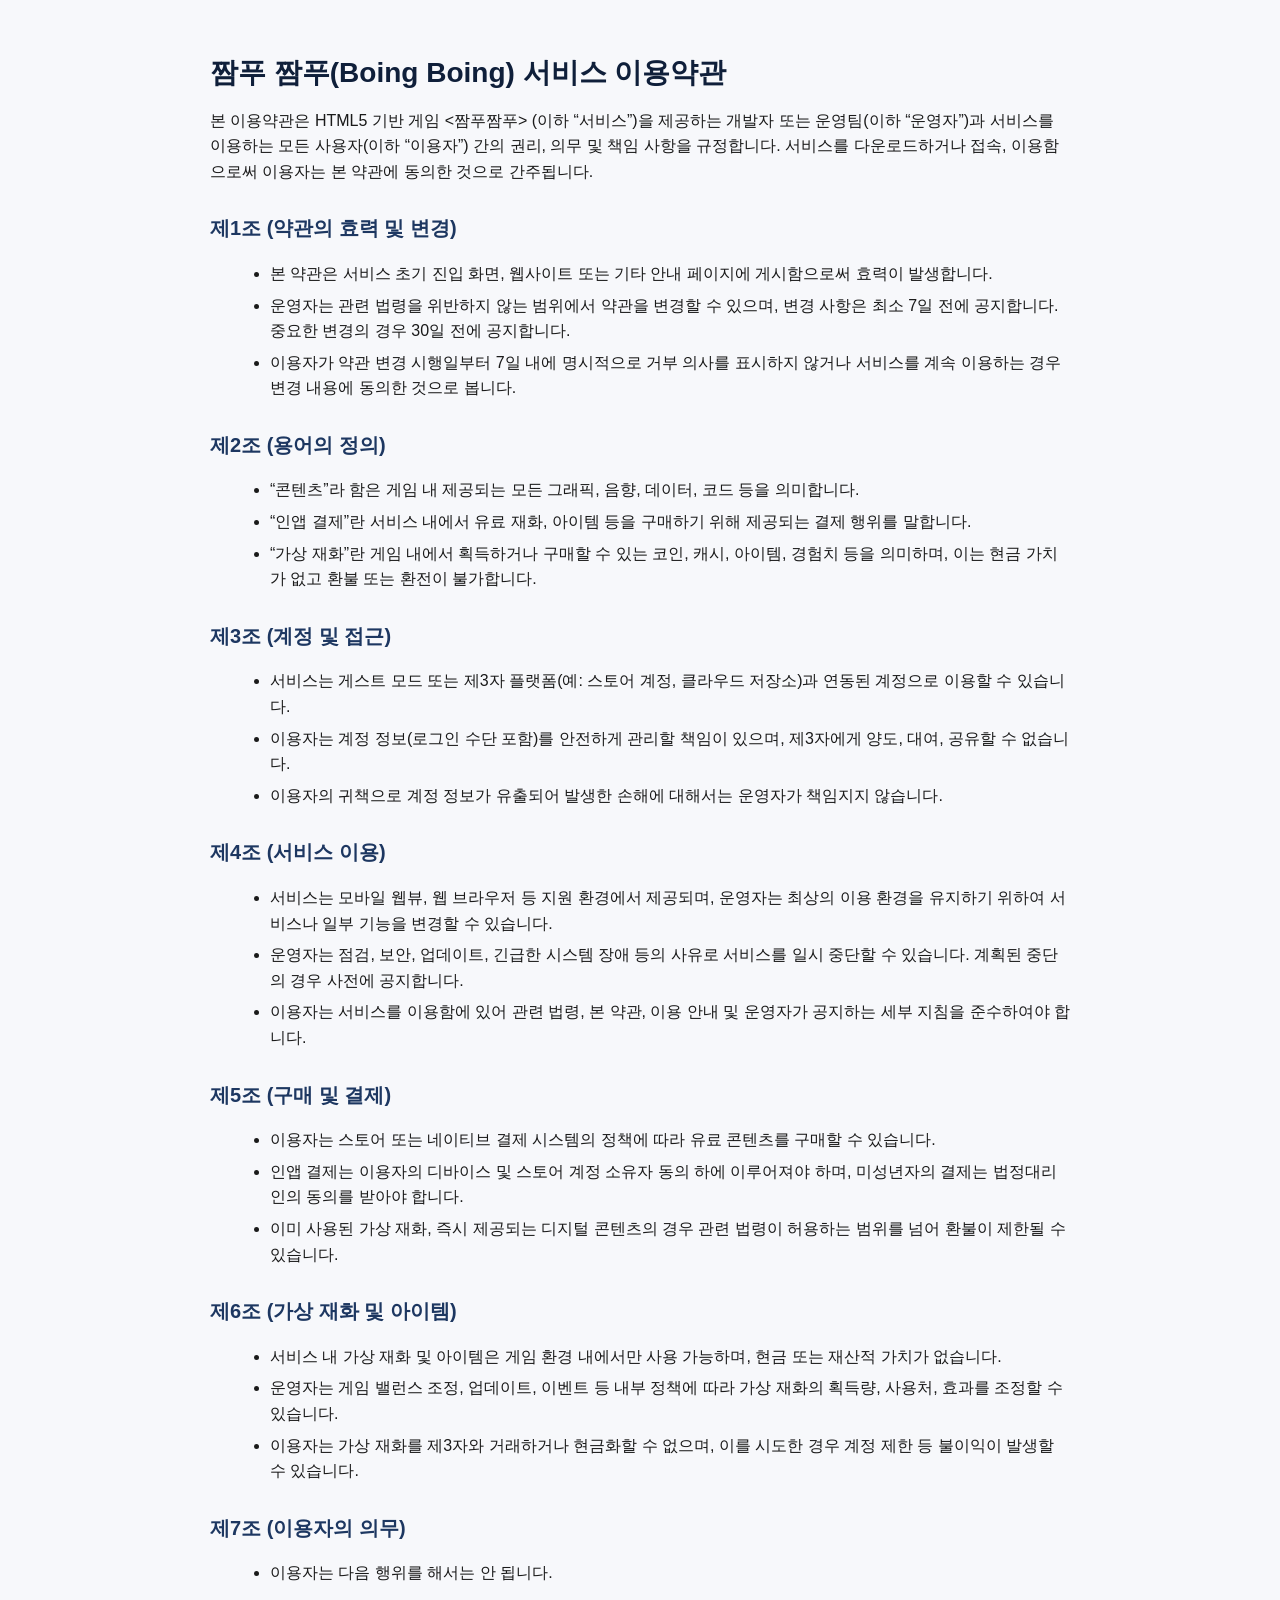
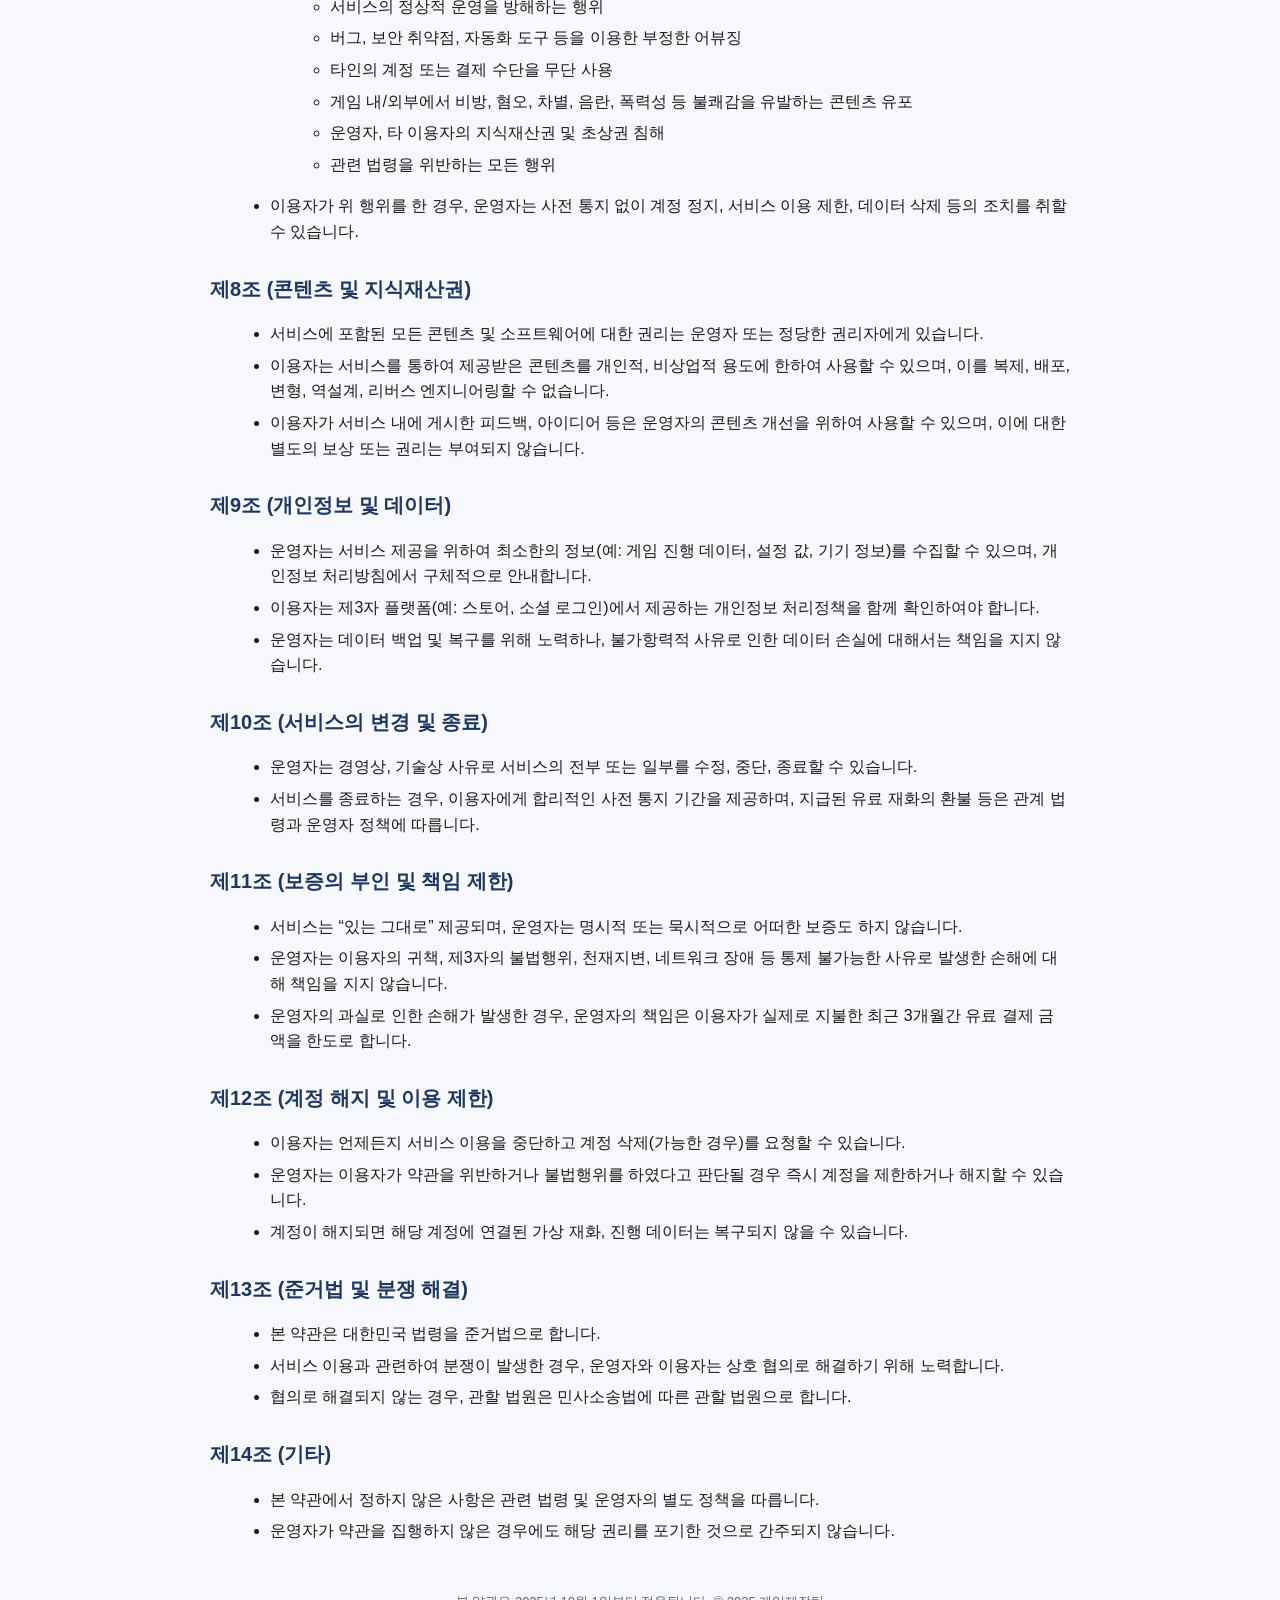
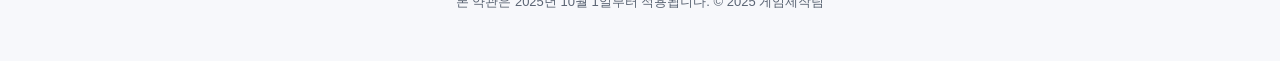
<file: terms/index.html>
<!doctype html>
<html lang="ko">
  <head>
    <meta charset="utf-8" />
    <meta name="viewport" content="width=device-width, initial-scale=1" />
    <title>짬푸 짬푸 서비스 이용약관</title>
    <style>
      body {
        font-family: "Helvetica Neue", Arial, sans-serif;
        line-height: 1.6;
        margin: 0 auto;
        padding: 32px 20px 48px;
        max-width: 860px;
        color: #1a1a1a;
        background: #f7f8fb;
      }
      h1 {
        font-size: 28px;
        margin-bottom: 12px;
        color: #0f1f3a;
      }
      h2 {
        font-size: 20px;
        margin-top: 28px;
        color: #1d3761;
      }
      p {
        margin: 10px 0;
      }
      ul {
        margin: 8px 0 16px 20px;
      }
      li {
        margin: 6px 0;
      }
      strong {
        color: #0f1f3a;
      }
      footer {
        margin-top: 48px;
        font-size: 13px;
        color: #5a6473;
        text-align: center;
      }
    </style>
  </head>
  <body>
    <h1>짬푸 짬푸(Boing Boing) 서비스 이용약관</h1>
    <p>본 이용약관은 HTML5 기반 게임 &lt;짬푸짬푸&gt; (이하 “서비스”)을 제공하는 개발자 또는 운영팀(이하 “운영자”)과 서비스를 이용하는 모든 사용자(이하 “이용자”) 간의 권리, 의무 및 책임 사항을 규정합니다. 서비스를 다운로드하거나 접속, 이용함으로써 이용자는 본 약관에 동의한 것으로 간주됩니다.</p>

    <h2>제1조 (약관의 효력 및 변경)</h2>
    <ul>
      <li>본 약관은 서비스 초기 진입 화면, 웹사이트 또는 기타 안내 페이지에 게시함으로써 효력이 발생합니다.</li>
      <li>운영자는 관련 법령을 위반하지 않는 범위에서 약관을 변경할 수 있으며, 변경 사항은 최소 7일 전에 공지합니다. 중요한 변경의 경우 30일 전에 공지합니다.</li>
      <li>이용자가 약관 변경 시행일부터 7일 내에 명시적으로 거부 의사를 표시하지 않거나 서비스를 계속 이용하는 경우 변경 내용에 동의한 것으로 봅니다.</li>
    </ul>

    <h2>제2조 (용어의 정의)</h2>
    <ul>
      <li>“콘텐츠”라 함은 게임 내 제공되는 모든 그래픽, 음향, 데이터, 코드 등을 의미합니다.</li>
      <li>“인앱 결제”란 서비스 내에서 유료 재화, 아이템 등을 구매하기 위해 제공되는 결제 행위를 말합니다.</li>
      <li>“가상 재화”란 게임 내에서 획득하거나 구매할 수 있는 코인, 캐시, 아이템, 경험치 등을 의미하며, 이는 현금 가치가 없고 환불 또는 환전이 불가합니다.</li>
    </ul>

    <h2>제3조 (계정 및 접근)</h2>
    <ul>
      <li>서비스는 게스트 모드 또는 제3자 플랫폼(예: 스토어 계정, 클라우드 저장소)과 연동된 계정으로 이용할 수 있습니다.</li>
      <li>이용자는 계정 정보(로그인 수단 포함)를 안전하게 관리할 책임이 있으며, 제3자에게 양도, 대여, 공유할 수 없습니다.</li>
      <li>이용자의 귀책으로 계정 정보가 유출되어 발생한 손해에 대해서는 운영자가 책임지지 않습니다.</li>
    </ul>

    <h2>제4조 (서비스 이용)</h2>
    <ul>
      <li>서비스는 모바일 웹뷰, 웹 브라우저 등 지원 환경에서 제공되며, 운영자는 최상의 이용 환경을 유지하기 위하여 서비스나 일부 기능을 변경할 수 있습니다.</li>
      <li>운영자는 점검, 보안, 업데이트, 긴급한 시스템 장애 등의 사유로 서비스를 일시 중단할 수 있습니다. 계획된 중단의 경우 사전에 공지합니다.</li>
      <li>이용자는 서비스를 이용함에 있어 관련 법령, 본 약관, 이용 안내 및 운영자가 공지하는 세부 지침을 준수하여야 합니다.</li>
    </ul>

    <h2>제5조 (구매 및 결제)</h2>
    <ul>
      <li>이용자는 스토어 또는 네이티브 결제 시스템의 정책에 따라 유료 콘텐츠를 구매할 수 있습니다.</li>
      <li>인앱 결제는 이용자의 디바이스 및 스토어 계정 소유자 동의 하에 이루어져야 하며, 미성년자의 결제는 법정대리인의 동의를 받아야 합니다.</li>
      <li>이미 사용된 가상 재화, 즉시 제공되는 디지털 콘텐츠의 경우 관련 법령이 허용하는 범위를 넘어 환불이 제한될 수 있습니다.</li>
    </ul>

    <h2>제6조 (가상 재화 및 아이템)</h2>
    <ul>
      <li>서비스 내 가상 재화 및 아이템은 게임 환경 내에서만 사용 가능하며, 현금 또는 재산적 가치가 없습니다.</li>
      <li>운영자는 게임 밸런스 조정, 업데이트, 이벤트 등 내부 정책에 따라 가상 재화의 획득량, 사용처, 효과를 조정할 수 있습니다.</li>
      <li>이용자는 가상 재화를 제3자와 거래하거나 현금화할 수 없으며, 이를 시도한 경우 계정 제한 등 불이익이 발생할 수 있습니다.</li>
    </ul>

    <h2>제7조 (이용자의 의무)</h2>
    <ul>
      <li>이용자는 다음 행위를 해서는 안 됩니다.
        <ul>
          <li>서비스의 정상적 운영을 방해하는 행위</li>
          <li>버그, 보안 취약점, 자동화 도구 등을 이용한 부정한 어뷰징</li>
          <li>타인의 계정 또는 결제 수단을 무단 사용</li>
          <li>게임 내/외부에서 비방, 혐오, 차별, 음란, 폭력성 등 불쾌감을 유발하는 콘텐츠 유포</li>
          <li>운영자, 타 이용자의 지식재산권 및 초상권 침해</li>
          <li>관련 법령을 위반하는 모든 행위</li>
        </ul>
      </li>
      <li>이용자가 위 행위를 한 경우, 운영자는 사전 통지 없이 계정 정지, 서비스 이용 제한, 데이터 삭제 등의 조치를 취할 수 있습니다.</li>
    </ul>

    <h2>제8조 (콘텐츠 및 지식재산권)</h2>
    <ul>
      <li>서비스에 포함된 모든 콘텐츠 및 소프트웨어에 대한 권리는 운영자 또는 정당한 권리자에게 있습니다.</li>
      <li>이용자는 서비스를 통하여 제공받은 콘텐츠를 개인적, 비상업적 용도에 한하여 사용할 수 있으며, 이를 복제, 배포, 변형, 역설계, 리버스 엔지니어링할 수 없습니다.</li>
      <li>이용자가 서비스 내에 게시한 피드백, 아이디어 등은 운영자의 콘텐츠 개선을 위하여 사용할 수 있으며, 이에 대한 별도의 보상 또는 권리는 부여되지 않습니다.</li>
    </ul>

    <h2>제9조 (개인정보 및 데이터)</h2>
    <ul>
      <li>운영자는 서비스 제공을 위하여 최소한의 정보(예: 게임 진행 데이터, 설정 값, 기기 정보)를 수집할 수 있으며, 개인정보 처리방침에서 구체적으로 안내합니다.</li>
      <li>이용자는 제3자 플랫폼(예: 스토어, 소셜 로그인)에서 제공하는 개인정보 처리정책을 함께 확인하여야 합니다.</li>
      <li>운영자는 데이터 백업 및 복구를 위해 노력하나, 불가항력적 사유로 인한 데이터 손실에 대해서는 책임을 지지 않습니다.</li>
    </ul>

    <h2>제10조 (서비스의 변경 및 종료)</h2>
    <ul>
      <li>운영자는 경영상, 기술상 사유로 서비스의 전부 또는 일부를 수정, 중단, 종료할 수 있습니다.</li>
      <li>서비스를 종료하는 경우, 이용자에게 합리적인 사전 통지 기간을 제공하며, 지급된 유료 재화의 환불 등은 관계 법령과 운영자 정책에 따릅니다.</li>
    </ul>

    <h2>제11조 (보증의 부인 및 책임 제한)</h2>
    <ul>
      <li>서비스는 “있는 그대로” 제공되며, 운영자는 명시적 또는 묵시적으로 어떠한 보증도 하지 않습니다.</li>
      <li>운영자는 이용자의 귀책, 제3자의 불법행위, 천재지변, 네트워크 장애 등 통제 불가능한 사유로 발생한 손해에 대해 책임을 지지 않습니다.</li>
      <li>운영자의 과실로 인한 손해가 발생한 경우, 운영자의 책임은 이용자가 실제로 지불한 최근 3개월간 유료 결제 금액을 한도로 합니다.</li>
    </ul>

    <h2>제12조 (계정 해지 및 이용 제한)</h2>
    <ul>
      <li>이용자는 언제든지 서비스 이용을 중단하고 계정 삭제(가능한 경우)를 요청할 수 있습니다.</li>
      <li>운영자는 이용자가 약관을 위반하거나 불법행위를 하였다고 판단될 경우 즉시 계정을 제한하거나 해지할 수 있습니다.</li>
      <li>계정이 해지되면 해당 계정에 연결된 가상 재화, 진행 데이터는 복구되지 않을 수 있습니다.</li>
    </ul>

    <h2>제13조 (준거법 및 분쟁 해결)</h2>
    <ul>
      <li>본 약관은 대한민국 법령을 준거법으로 합니다.</li>
      <li>서비스 이용과 관련하여 분쟁이 발생한 경우, 운영자와 이용자는 상호 협의로 해결하기 위해 노력합니다.</li>
      <li>협의로 해결되지 않는 경우, 관할 법원은 민사소송법에 따른 관할 법원으로 합니다.</li>
    </ul>

    <h2>제14조 (기타)</h2>
    <ul>
      <li>본 약관에서 정하지 않은 사항은 관련 법령 및 운영자의 별도 정책을 따릅니다.</li>
      <li>운영자가 약관을 집행하지 않은 경우에도 해당 권리를 포기한 것으로 간주되지 않습니다.</li>
    </ul>

    <footer>
      본 약관은 2025년 10월 1일부터 적용됩니다. &copy; 2025 게임제작팀
    </footer>
  </body>
</html>
</file>
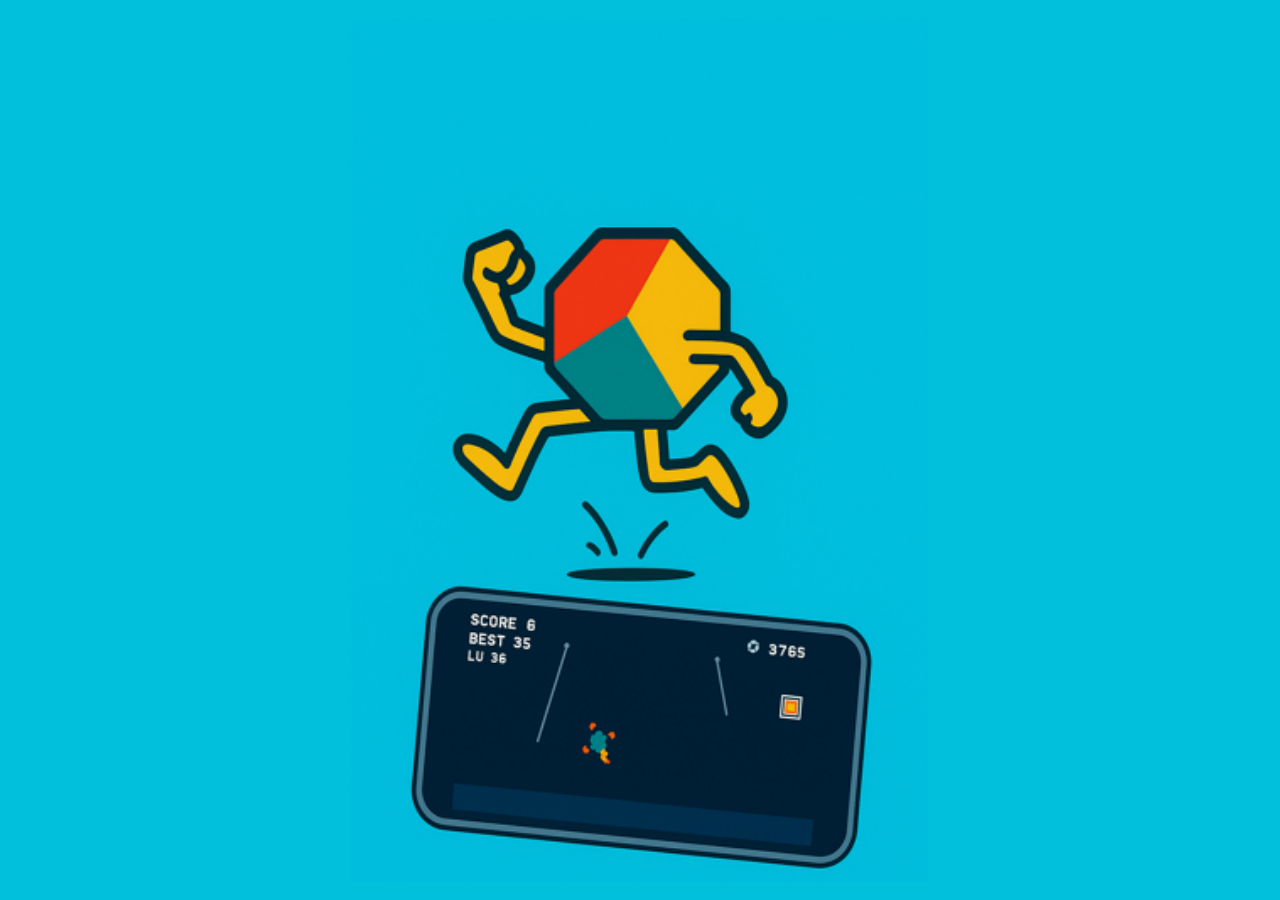
<file: swing/index-modular.html>
<!DOCTYPE html>
<html lang="en">
<head>
  <meta charset="UTF-8">
  <meta name="viewport" content="width=device-width, initial-scale=1.0">
  <title>WebSwing</title>
  <link rel="stylesheet" href="./style.css">
  <link rel="stylesheet" href="./fonts.css">
</head>
<body>
  <canvas id="game" width="360" height="640"></canvas>
  <div id="debug-panel" hidden>
    <h3>Debug Panel - Press V to toggle</h3>
    <hr>
    <label>Jump Speed: <input type="range" id="dbg-jumpSpeed" min="20" max="200" value="100" step="5"> <span id="dbg-jumpSpeed-value">100%</span></label><br>
    <label>Jump Impulse: <input type="range" id="dbg-jumpImpulse" min="300" max="900" value="541" step="10"> <span id="dbg-jumpImpulse-value">541</span></label><br>
    <label>Catch Radius: <input type="range" id="dbg-catchR" min="10" max="60" value="22" step="2"> <span id="dbg-catchR-value">22</span></label><br>
    <label>Bud Sway Min %: <input type="range" id="dbg-budSwayMin" min="0" max="50" value="8" step="1"> <span id="dbg-budSwayMin-value">8</span></label><br>
    <label>Bud Sway Max %: <input type="range" id="dbg-budSwayMax" min="0" max="100" value="32" step="1"> <span id="dbg-budSwayMax-value">32</span></label><br>
    <label>Rope L Min: <input type="range" id="dbg-Lmin" min="40" max="150" value="84" step="5"> <span id="dbg-Lmin-value">84</span></label><br>
    <label>Rope L Max: <input type="range" id="dbg-Lmax" min="200" max="500" value="338" step="10"> <span id="dbg-Lmax-value">338</span></label><br>
    <label>L Jitter %: <input type="range" id="dbg-Ljit" min="0" max="100" value="30" step="5"> <span id="dbg-Ljit-value">30</span></label><br>
    <label>Spacing Min: <input type="range" id="dbg-Dmin" min="100" max="300" value="180" step="10"> <span id="dbg-Dmin-value">180</span></label><br>
    <label>Spacing Max: <input type="range" id="dbg-Dmax" min="150" max="400" value="260" step="10"> <span id="dbg-Dmax-value">260</span></label><br>
    <label>Spacing Jit Min: <input type="range" id="dbg-SJmin" min="50" max="150" value="90" step="5"> <span id="dbg-SJmin-value">90</span></label><br>
    <label>Spacing Jit Max: <input type="range" id="dbg-SJmax" min="100" max="200" value="115" step="5"> <span id="dbg-SJmax-value">115</span></label><br>
    <label>Short L Chance %: <input type="range" id="dbg-shortProb" min="0" max="100" value="10" step="5"> <span id="dbg-shortProb-value">10</span></label><br>
    <label>Short L Factor %: <input type="range" id="dbg-shortFactor" min="40" max="100" value="70" step="5"> <span id="dbg-shortFactor-value">70</span></label><br>
    <label>Long L Chance %: <input type="range" id="dbg-longProb" min="0" max="100" value="0" step="5"> <span id="dbg-longProb-value">0</span></label><br>
    <label>Long L Factor %: <input type="range" id="dbg-longFactor" min="100" max="200" value="120" step="5"> <span id="dbg-longFactor-value">120</span></label><br>
    <label>Break Prob %: <input type="range" id="dbg-breakProb" min="0" max="100" value="10" step="5"> <span id="dbg-breakProb-value">10</span></label><br>
    <label>Item Spawn %: <input type="range" id="dbg-itemProb" min="0" max="100" value="50" step="5"> <span id="dbg-itemProb-value">50</span></label><br>
    <label>Short Spacing Min: <input type="range" id="dbg-DshortMin" min="50" max="200" value="120" step="10"> <span id="dbg-DshortMin-value">120</span></label><br>
    <label>Short Spacing Prob %: <input type="range" id="dbg-DshortProb" min="0" max="100" value="35" step="5"> <span id="dbg-DshortProb-value">35</span></label><br>
    <label>Toss Ad Rewards: <button type="button" id="dbg-toss-reward">+1</button> <button type="button" id="dbg-toss-reward-dec">-1</button></label><br>
  </div>

  <!-- Load modules in explicit order for file:// testing -->
  <script src="./src/i18n/i18n.js"></script>
  <script src="./src/i18n/i18n.lang.js"></script>
  <script src="./src/data/items.js"></script>
  <script src="./src/data/chars.js"></script>
  <script src="./src/core/setup/config.js"></script>
  <script src="./src/core/setup/init.js"></script>
  <script src="./src/core/shared/utils.js"></script>
  <script src="./src/core/entities/classes.js"></script>
  <script src="./src/core/runtime/game.logic.js"></script>
  <script src="./src/core/runtime/game.input.js"></script>
  <script src="./src/core/runtime/game.render.js"></script>
  <script src="./src/core/runtime/game.shop.js"></script>
  <script src="./src/core/runtime/main.js"></script>
</body>
</html>
</file>
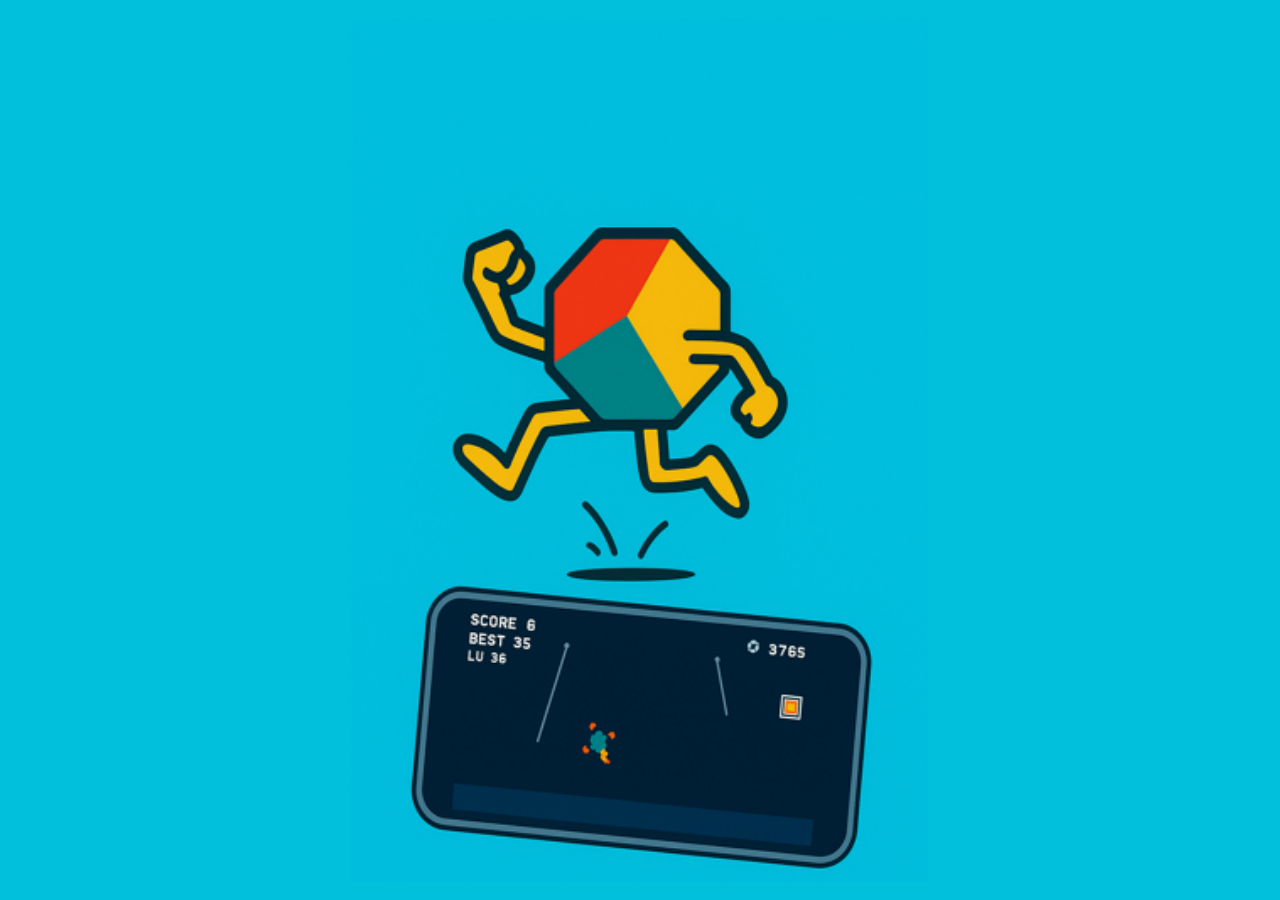
<file: swing/test.html>
<!DOCTYPE html>
<html lang="en">
<head>
  <meta charset="UTF-8">
  <meta name="viewport" content="width=device-width, initial-scale=1.0">
  <title>WebSwing Module Test</title>
</head>
<body>
  <h1>WebSwing Module Load Test</h1>
  <div id="status">Loading modules...</div>
  <ul id="modules"></ul>

  <script>
    const moduleList = document.getElementById('modules');
    const status = document.getElementById('status');
    let loadedCount = 0;
    const totalModules = 13;

    function addModuleStatus(name, loaded) {
      const li = document.createElement('li');
      li.innerHTML = `${name}: <span style="color: ${loaded ? 'green' : 'red'}">${loaded ? '✓ Loaded' : '✗ Failed'}</span>`;
      moduleList.appendChild(li);

      if (loaded) loadedCount++;

      if (loadedCount === totalModules) {
        status.innerHTML = '<span style="color: green">All modules loaded successfully!</span>';
      }
    }

    function loadScript(path) {
      return new Promise(function(resolve, reject) {
        var s = document.createElement("script");
        s.src = path;
        s.onload = function() {
          addModuleStatus(path, true);
          resolve();
        };
        s.onerror = function() {
          addModuleStatus(path, false);
          reject(path);
        };
        document.body.appendChild(s);
      });
    }

    // Create dummy elements for testing
    const canvas = document.createElement('canvas');
    canvas.id = 'game';
    canvas.style.display = 'none';
    document.body.appendChild(canvas);

    const debugPanel = document.createElement('div');
    debugPanel.id = 'debug-panel';
    debugPanel.style.display = 'none';
    document.body.appendChild(debugPanel);

    // Load modules in order
    loadScript("./src/i18n/i18n.js")
      .then(function(){ return loadScript("./src/i18n/i18n.lang.js"); })
      .then(function(){ return loadScript("./src/data/items.js"); })
      .then(function(){ return loadScript("./src/data/chars.js"); })
      .then(function(){ return loadScript("./src/core/setup/config.js"); })
      .then(function(){ return loadScript("./src/core/setup/init.js"); })
      .then(function(){ return loadScript("./src/core/shared/utils.js"); })
      .then(function(){ return loadScript("./src/core/entities/classes.js"); })
      .then(function(){ return loadScript("./src/core/runtime/game.logic.js"); })
      .then(function(){ return loadScript("./src/core/runtime/game.input.js"); })
      .then(function(){ return loadScript("./src/core/runtime/game.render.js"); })
      .then(function(){ return loadScript("./src/core/runtime/game.shop.js"); })
      .then(function(){ return loadScript("./src/core/runtime/main.js"); })
      .then(function() {
        console.log('All modules loaded successfully!');
        // Test if key objects exist
        console.log('CONFIG exists:', typeof CONFIG !== 'undefined');
        console.log('Player class exists:', typeof Player !== 'undefined');
        console.log('Rope class exists:', typeof Rope !== 'undefined');
        console.log('UIButton class exists:', typeof UIButton !== 'undefined');
        console.log('ShopCard class exists:', typeof ShopCard !== 'undefined');
      })
      .catch(function(err) {
        console.error('Script load failed:', err);
        status.innerHTML = '<span style="color: red">Module loading failed!</span>';
      });
  </script>
</body>
</html>
</file>
<file: style.css>
body {
    margin: 0;
    font-family: 'Noto Sans KR', sans-serif;
    display: flex;
    justify-content: center;
    align-items: center;
    min-height: 100vh;
    background: linear-gradient(135deg, #667eea, #764ba2);
    color: white;
    overflow: hidden; /* Prevents scrollbars from main page */
}

.portal-container {
    display: flex;
    gap: 40px;
    flex-wrap: wrap;
    justify-content: center;
    padding: 20px;
    transition: opacity 0.5s ease;
}

.portal-card {
    background: rgba(255, 255, 255, 0.1);
    border-radius: 20px;
    padding: 40px;
    width: 300px;
    text-align: center;
    text-decoration: none;
    color: white;
    box-shadow: 0 8px 32px 0 rgba(0, 0, 0, 0.2);
    backdrop-filter: blur(10px);
    -webkit-backdrop-filter: blur(10px);
    border: 1px solid rgba(255, 255, 255, 0.2);
    transition: transform 0.3s ease, box-shadow 0.3s ease;
    cursor: pointer;
}

.portal-card:hover {
    transform: translateY(-15px) scale(1.05);
    box-shadow: 0 16px 40px 0 rgba(0, 0, 0, 0.3);
}

.portal-card h2 {
    margin-top: 0;
    font-size: 1.8em;
    font-weight: 700;
}

.portal-card p {
    font-size: 1.1em;
    font-weight: 400;
    opacity: 0.9;
}

/* Styles for Iframe and Nav Bar */
.hidden {
    display: none !important;
}

#iframe-container {
    position: absolute;
    top: 0;
    left: 0;
    width: 100vw;
    height: 100vh;
    background: transparent; /* Removed background color */
    display: flex;
    flex-direction: column;
    transition: opacity 0.5s ease;
}

#iframe-nav {
    display: flex;
    justify-content: center;
    align-items: center;
    padding: 15px;
    background: rgba(0, 0, 0, 0.2);
    backdrop-filter: blur(5px);
    -webkit-backdrop-filter: blur(5px);
    gap: 20px;
    width: 100%;
    box-sizing: border-box;
}

.nav-button, #back-button {
    padding: 10px 20px;
    background-color: rgba(255, 255, 255, 0.1);
    color: white;
    border: 1px solid rgba(255, 255, 255, 0.2);
    border-radius: 10px;
    font-size: 1em;
    font-family: 'Noto Sans KR', sans-serif;
    cursor: pointer;
    transition: background-color 0.3s ease, transform 0.2s ease;
}

.nav-button:hover, #back-button:hover {
    background-color: rgba(255, 255, 255, 0.3);
    transform: translateY(-2px);
}

.nav-button.active {
    background-color: rgba(255, 255, 255, 0.4);
    box-shadow: 0 0 15px rgba(255, 255, 255, 0.3);
}

#back-button {
    background-color: rgba(0, 0, 0, 0.4);
}

#content-frame {
    flex-grow: 1; /* Take remaining space */
    border: none;
}
</file>
<file: moon/styles.css>
:root {
  --bg: #0b1020;
  --panel: #131a2a;
  --text: #e8eefc;
  --muted: #a7b0c5;
  --accent: #6ee7ff;
  --danger: #ff5c7a;
  --success: #47d16a;
}

* { box-sizing: border-box; }
html, body { height: 100%; }
body {
  margin: 0;
  background: var(--bg);
  color: var(--text);
  font-family: system-ui, -apple-system, Segoe UI, Roboto, Noto Sans, sans-serif;
}

.topbar { padding: 12px 16px; border-bottom: 1px solid #1e2740; }
.topbar h1 { margin: 0; font-size: 18px; font-weight: 600; }

.container {
  display: grid;
  grid-template-columns: 2fr 1fr;
  gap: 16px;
  padding: 16px;
  height: calc(100% - 50px);
}

.left { display: flex; flex-direction: column; gap: 8px; }
.graph-wrap { position: relative; }
#glcanvas { width: 100%; height: 360px; background: #0a0f1d; border: 1px solid #1e2740; display: block; }
.tip-label {
  position: absolute;
  transform: translate(-50%, -120%);
  background: rgba(19, 26, 42, 0.95);
  color: var(--text);
  border: 1px solid #2b3553;
  border-radius: 6px;
  padding: 2px 6px;
  font-size: 12px;
  pointer-events: none;
  white-space: nowrap;
}
.hud { display: flex; gap: 16px; font-size: 14px; color: var(--muted); }

.right { display: flex; flex-direction: column; gap: 16px; }
.panel { background: var(--panel); border: 1px solid #1e2740; border-radius: 8px; padding: 12px; }
.panel h2 { margin: 0 0 8px; font-size: 16px; }
.panel label { display: block; font-size: 13px; color: var(--muted); margin: 8px 0; }
.panel input { width: 100%; margin-top: 4px; padding: 6px 8px; background: #0b1222; color: var(--text); border: 1px solid #29314b; border-radius: 6px; }
.buttons { display: flex; gap: 8px; margin-top: 8px; }
button { padding: 8px 10px; border-radius: 6px; border: 1px solid #2b3553; background: #10182a; color: var(--text); cursor: pointer; }
button:hover { border-color: #394777; }
button:disabled { opacity: 0.5; cursor: not-allowed; }
.balance { margin-top: 8px; font-size: 14px; }
.pf-row { font-size: 12px; color: var(--muted); margin: 4px 0; word-break: break-all; }
.muted { font-size: 12px; color: var(--muted); margin-top: 8px; }

.win { color: var(--success); }
.loss { color: var(--danger); }
</file>
<file: onlyup/assets/index-HIgaed99.css>
@font-face{font-family:"Press Start 2P";src:url(./PressStart2P-Regular-CP7Ip9vG.woff2) format("woff2"),url(./PressStart2P-Regular-DogiNJoF.ttf) format("truetype");font-display:swap}@font-face{font-family:Dalmoori;src:url(./Dalmoori-Regular-DwtY56Ov.woff2) format("woff2");font-display:swap}:root{--font-adjust: 0px;--ui-scale: 1}*{box-sizing:border-box}html,body{width:100%;height:100%;margin:0;padding:0;background:radial-gradient(circle at 20% 20%,#1f2230,#090b11 75%);color:#f8f9ff;font-family:"Press Start 2P",Dalmoori,sans-serif;font-size:calc(17px + var(--font-adjust))}#app{display:flex;align-items:center;justify-content:center;width:100%;height:100%;position:relative;overflow:hidden;touch-action:none}.game-wrapper{width:100%;height:100%;display:flex;align-items:center;justify-content:center;padding:0;position:relative}.game-surface{position:relative;background:linear-gradient(145deg,#10131e,#0b0d15);border-radius:18px;box-shadow:0 0 32px #00000059;overflow:hidden}#game-canvas{width:100%;height:100%;display:block;position:relative;z-index:5}.joystick-layer{position:fixed;top:0;right:0;bottom:0;left:0;touch-action:none;z-index:8}.virtual-joystick{position:absolute;width:120px;height:120px;border-radius:50%;border:2px solid rgba(255,255,255,.15);transform:translate(-50%,-50%);pointer-events:none}.virtual-joystick--blur{background:#ffffff0d;border-color:#ffffff29;-webkit-backdrop-filter:blur(14px);backdrop-filter:blur(14px)}.virtual-joystick--flat{background:#ffffff1f;border-color:#fff3}.virtual-joystick__thumb{position:absolute;top:50%;left:50%;width:60px;height:60px;border-radius:50%;background:#b4b4b44d;border:2px solid rgba(255,255,255,.18);box-shadow:none;transform:translate(-50%,-50%)}.ingame-ui-root{position:absolute;top:0;left:0;z-index:12;pointer-events:none}.ingame-ui-content{position:absolute;top:0;left:0;transform-origin:top left}.ingame-ui-anchor{position:absolute;display:flex;gap:12px;pointer-events:auto}.ingame-ui-anchor--top-left{top:24px;left:24px}.ingame-ui-anchor--top-right{top:24px;right:24px;flex-direction:row-reverse}.ingame-ui-anchor--bottom-left{bottom:24px;left:24px}.ingame-ui-anchor--bottom-right{bottom:24px;right:24px;flex-direction:row-reverse}.ingame-button{pointer-events:auto;min-width:52px;padding:8px 14px;border-radius:9px;border:1px solid rgba(255,255,255,.28);background:#181c28e0;color:#f5f7ff;font-family:inherit;font-size:calc(11px + var(--font-adjust));letter-spacing:.03em;cursor:pointer;transition:transform .15s ease,box-shadow .15s ease}.ingame-button:hover{transform:translateY(-1px);box-shadow:0 6px 18px #63f5b240}.ingame-button:active{transform:translateY(0);box-shadow:none}.ingame-label{position:absolute;min-width:48px;padding:2px 8px;border-radius:8px;background:#121624c7;color:#f5f7ff;font-size:calc(10px + var(--font-adjust));font-weight:600;text-align:center;letter-spacing:.04em;pointer-events:none;border:1px solid rgba(255,255,255,.18)}.ingame-label--monster{background:#da527ec7;border-color:#ffccec52}.ingame-label--player{background:#449affc7;border-color:#a0d2ff59}.popup-overlay{position:fixed;top:0;right:0;bottom:0;left:0;background:#05060aa6;-webkit-backdrop-filter:blur(6px);backdrop-filter:blur(6px);display:flex;align-items:center;justify-content:center;z-index:1000}.popup-modal{background:#121621eb;border:1px solid rgba(255,255,255,.2);border-radius:16px;padding:24px;width:min(90vw,320px);box-shadow:0 16px 48px #00000059;position:relative}.popup-modal[data-popup-anchor=game]{width:min(320px,90%);max-width:320px}.popup-modal__title{margin:0 0 12px;font-size:calc(14px + var(--font-adjust));font-weight:600;color:#f8f9ff;text-align:center;letter-spacing:.04em}.popup-modal__message{margin-bottom:16px;font-size:calc(12px + var(--font-adjust));color:#ffffffd9;line-height:1.6;text-align:center}.popup-modal__buttons{display:flex;flex-direction:column;gap:10px}.popup-modal__button{padding:12px;border-radius:10px;border:1px solid rgba(99,245,178,.4);background:linear-gradient(135deg,#63f5b240,#63f5b20d);color:#f8f9ff;font-family:inherit;font-size:calc(12px + var(--font-adjust));letter-spacing:.04em;cursor:pointer;transition:transform .15s ease,box-shadow .15s ease}.popup-modal__button:hover{transform:translateY(-1px);box-shadow:0 10px 24px #63f5b24d}.popup-toast-container{position:fixed;bottom:32px;right:32px;display:flex;flex-direction:column;gap:12px;z-index:1100}.popup-toast{min-width:160px;padding:12px 18px;border-radius:12px;background:#121621e6;border:1px solid rgba(255,255,255,.18);color:#ffffffeb;font-size:calc(11px + var(--font-adjust));letter-spacing:.03em;box-shadow:0 12px 30px #00000059}.hud-top{display:flex;justify-content:center;pointer-events:none;z-index:950;transform-origin:top center;transition:opacity .25s ease,filter .25s ease}.hud-top[data-hidden=true]{opacity:0;filter:blur(8px)}.hud-top--ingame{position:absolute}.hud-top--page{position:fixed}.hud-power{--hud-font-scale: 1;display:flex;flex-direction:column;align-items:stretch;gap:12px;padding:12px 18px;background:#0a0e18bf;border:1px solid rgba(255,255,255,.18);border-radius:14px;box-shadow:0 12px 32px #00000059;-webkit-backdrop-filter:blur(10px);backdrop-filter:blur(10px);width:100%;transform-origin:top center}.hud-power__top{display:grid;grid-template-columns:auto auto 1fr auto;align-items:center;column-gap:12px}.hud-power__spacer{width:100%;height:12px;pointer-events:none}.hud-power__label{font-size:inherit;font-weight:600;letter-spacing:.12em;text-transform:uppercase;color:#f8f9ff}.hud-power__counter{font-size:inherit;font-weight:600;letter-spacing:.08em;color:#cbd5f5}.hud-power__gauge{position:relative;width:100%;height:8px;border-radius:999px;background:#ffffff1f;overflow:hidden}.hud-power__fill{position:absolute;top:0;right:0;bottom:0;left:0;transform:scaleX(0);transform-origin:left center;background:linear-gradient(90deg,#42e3af,#8ef5ff)}.hud-power__fill--penalty{background:linear-gradient(90deg,#ff6b6b,#ff9f7b);box-shadow:0 0 18px #ff6b6b8c}.hud-power__spark{position:absolute;top:50%;width:10px;height:10px;transform:translate(-50%,-50%) scale(.4);border-radius:50%;pointer-events:none;background:radial-gradient(circle,#ffd684f2,#ffa95e33 70%);animation:hudPowerSpark .36s ease-out forwards}@keyframes hudPowerSpark{0%{opacity:.95;transform:translate(-50%,-50%) scale(.35)}60%{opacity:.55;transform:translate(-50%,-90%) scale(.9)}to{opacity:0;transform:translate(-50%,-140%) scale(1.25)}}.hud-power__height{font-family:"Press Start 2P",monospace;font-size:inherit;color:#f0f4ffd9;text-align:right;letter-spacing:.08em}.hud-power__info{display:block;font-size:.85em;font-weight:500;letter-spacing:.08em;text-align:center;color:#f0f4ffb3;min-height:1.2em;opacity:0;transition:color .2s ease,text-shadow .2s ease,opacity .2s ease;pointer-events:none}.hud-power__info[data-visible=true]{opacity:1}.hud-power__info--highlight{color:#9ff3ff;text-shadow:0 0 12px rgba(111,252,255,.45)}.hud-power__info--major{color:#ffe8a2;text-shadow:0 0 18px rgba(255,222,142,.88)}.hud-power__info--warning{color:#ffb37a;text-shadow:0 0 12px rgba(255,152,90,.6)}.hud-power--scaled{gap:calc(12px * var(--hud-font-scale));padding:calc(12px * var(--hud-font-scale)) calc(18px * var(--hud-font-scale));border-radius:calc(14px * var(--hud-font-scale))}.hud-power--scaled .hud-power__top{column-gap:calc(12px * var(--hud-font-scale))}.hud-power--scaled .hud-power__gauge{height:calc(8px * var(--hud-font-scale))}.boost-banner{position:absolute;left:50%;top:50%;transform:translate(-50%,-100%);font-family:"Press Start 2P",monospace;font-weight:700;opacity:0;pointer-events:none;white-space:nowrap;z-index:6}.boost-banner--major{color:#ffe8a2;text-shadow:0 0 32px rgba(255,221,140,.95),0 0 56px rgba(255,160,60,.8)}.boost-banner--minor{color:#bde5ff;text-shadow:0 0 22px rgba(140,210,255,.8),0 0 36px rgba(90,180,255,.55)}.record-overlay{position:absolute;top:0;right:0;bottom:0;left:0;display:flex;align-items:center;justify-content:center;background:#02061259;-webkit-backdrop-filter:blur(12px);backdrop-filter:blur(12px);pointer-events:none;opacity:0;z-index:60;transition:opacity .3s ease}.record-overlay[data-visible=true]{opacity:1;pointer-events:auto}.record-overlay__dialog{padding:clamp(32px,calc(56px * var(--ui-scale, 1)),72px);border-radius:24px;background:#070b18e6;border:1px solid rgba(255,255,255,.15);box-shadow:0 24px 64px #00000073;text-align:center;width:min(calc(100% - 20px),clamp(260px,calc(520px * var(--ui-scale, 1)),520px));box-sizing:border-box}.record-overlay__title{font-family:"Press Start 2P",monospace;font-size:clamp(16px,calc(24px * var(--ui-scale, 1)),28px);letter-spacing:.4em;color:#ffeac9;text-shadow:0 0 32px rgba(255,196,120,.85);margin:0 0 2em}.record-overlay__value{font-family:"Press Start 2P",monospace;font-size:clamp(28px,calc(70px * var(--ui-scale, 1)),70px);color:#fff;text-shadow:0 0 24px rgba(255,255,255,.65),0 0 64px rgba(255,120,80,.6);margin-bottom:clamp(8px,calc(12px * var(--ui-scale, 1)),16px)}.record-overlay--animate{animation:recordPop 1.6s ease forwards}.record-overlay__meta{margin-top:clamp(20px,calc(30px * var(--ui-scale, 1)),40px)}.record-overlay__remaining{--locale-font-offset: 0px;font-family:Dalmoori,"Press Start 2P",monospace;font-size:calc(clamp(12px,calc(14px * var(--ui-scale, 1)),16px) + var(--locale-font-offset));color:#bde8ff;letter-spacing:.2em}.record-overlay__actions{margin-top:clamp(20px,calc(28px * var(--ui-scale, 1)),36px);display:flex;justify-content:center;flex-wrap:wrap;gap:16px}.record-overlay__retry,.record-overlay__practice{--locale-font-offset: 0px;padding:14px 32px;border-radius:999px;border:none;background:linear-gradient(120deg,#ff985a,#ffd76d);color:#0b0f1f;font-family:Dalmoori,"Press Start 2P",monospace;font-size:calc(clamp(18px,calc(24px * var(--ui-scale, 1)),28px) + var(--locale-font-offset));letter-spacing:.15em;text-transform:uppercase;cursor:pointer;box-shadow:0 12px 30px #ff985a59;transition:transform .15s ease,box-shadow .15s ease,opacity .2s ease}.record-overlay__practice{display:none}.record-overlay__practice[data-visible=true]{display:inline-flex;background:linear-gradient(120deg,#7de9ff,#46b2ff);box-shadow:0 12px 30px #46b2ff59}.record-overlay__retry:not([data-locked=true]):hover{transform:translateY(-1px);box-shadow:0 18px 40px #ff985a73}.record-overlay__practice[data-visible=true]:hover{transform:translateY(-1px);box-shadow:0 18px 40px #46b2ff73}.record-overlay__retry:not([data-locked=true]):active{transform:translateY(1px)}.record-overlay__practice[data-visible=true]:active{transform:translateY(1px)}.record-overlay__retry[data-locked=true]{opacity:.45;cursor:not-allowed;box-shadow:none;background:linear-gradient(120deg,#6c7287,#9aa1b7);color:#0b0f1f8c}@keyframes recordPop{0%{transform:scale(.6);opacity:0}30%{transform:scale(1.05);opacity:1}to{transform:scale(1);opacity:1}}.character-panel{position:absolute;top:50%;left:50%;transform:translate(-50%,-50%);width:clamp(280px,32vw,420px);padding:22px 26px;border-radius:18px;background:#090c16eb;border:1px solid rgba(148,163,184,.32);box-shadow:0 24px 64px #020a1a8c;color:#f8f9ff;z-index:40;pointer-events:auto;display:flex;flex-direction:column;gap:16px}.character-panel[data-visible=false]{display:none}.character-panel__title{margin:0;font-size:clamp(18px,2.4vw,26px);letter-spacing:.18em;text-align:center;color:#aee3ff}.character-panel__stats{margin:0;padding:0;list-style:none;display:flex;flex-direction:column;gap:8px}.character-panel__stat{display:flex;justify-content:space-between;font-size:13px;letter-spacing:.04em;padding:6px 8px;border-radius:8px;background:#94a3b81f}.character-panel__stat-label{color:#e2e8f0c7}.character-panel__stat-value{color:#f1f5f9;font-weight:600}.character-panel__description{margin:4px 0 0;font-size:12px;line-height:1.6;color:#e2e8f0d1;letter-spacing:.03em}.character-panel__controls{display:flex;justify-content:space-between;align-items:center;gap:16px}.character-panel__nav{flex:1;padding:10px 0;border-radius:10px;border:1px solid rgba(148,163,184,.4);background:#11182799;color:#e2e8f0;font-size:16px;letter-spacing:.24em;cursor:pointer;transition:transform .15s ease,box-shadow .15s ease}.character-panel__nav:hover{transform:translateY(-1px);box-shadow:0 10px 24px #020a1a73}.character-panel__footer{display:flex;justify-content:center}.character-panel__close{padding:10px 26px;border-radius:10px;border:1px solid rgba(99,245,178,.55);background:linear-gradient(135deg,#63f5b238,#63f5b214);color:#f8f9ff;font-size:13px;letter-spacing:.08em;cursor:pointer;transition:transform .15s ease,box-shadow .15s ease}.character-panel__close:hover{transform:translateY(-1px);box-shadow:0 10px 28px #63f5b252}.menu-overlay{position:absolute;top:0;right:0;bottom:0;left:0;background:#070a12eb;-webkit-backdrop-filter:blur(8px);backdrop-filter:blur(8px);pointer-events:auto;z-index:50;padding:48px 24px;display:flex;flex-direction:column;gap:24px}.menu-overlay[data-visible=false]{display:none}.menu-overlay__title{margin:0;font-size:clamp(22px,3vw,32px);letter-spacing:.24em;text-align:center;color:#c4d7ff}.menu-overlay__list{list-style:none;margin:0;padding:0;display:flex;flex-direction:column;gap:16px}.menu-overlay__item{padding:16px 22px;border-radius:14px;background:#17223ea6;color:#e2e8f0;letter-spacing:.12em;cursor:pointer;transition:transform .15s ease,box-shadow .15s ease}.menu-overlay__item:hover,.menu-overlay__item--active{transform:translateY(-2px);box-shadow:0 12px 28px #040c2073;background:#2563eb73}.menu-overlay__close{align-self:center;padding:10px 28px;border-radius:12px;border:1px solid rgba(148,163,184,.5);background:#111827b3;color:#e2e8f0;letter-spacing:.08em;cursor:pointer}.store-panel{position:absolute;top:50%;left:50%;transform:translate(-50%,-50%);width:clamp(320px,48vw,560px);padding:28px 32px;border-radius:20px;background:#0e1321eb;border:1px solid rgba(148,163,184,.3);box-shadow:0 28px 64px #03071299;pointer-events:auto;z-index:55;display:flex;flex-direction:column;gap:20px}.store-panel[data-visible=false]{display:none}.store-panel__banner{display:none;padding:14px 16px;border-radius:12px;letter-spacing:.05em;font-size:13px}.store-panel__banner[data-visible=true]{display:block}.store-panel[data-variant=ad] .store-panel__banner{background:#283e8f4d;border:1px solid rgba(96,165,250,.45);color:#cbd9ff}.store-panel[data-variant=toss] .store-panel__banner{background:#26c6da26;border:1px solid rgba(6,182,212,.45);color:#cffafe}.store-panel__title{margin:0;font-size:clamp(20px,2.4vw,30px);letter-spacing:.2em;color:#9ec8ff;text-align:center}.store-panel__list{display:grid;grid-template-columns:repeat(2,minmax(0,1fr));gap:16px}.store-panel__empty{text-align:center;padding:24px 12px;border-radius:12px;background:#1d284499;color:#e2e8f0cc;letter-spacing:.08em}.store-slot{display:flex;flex-direction:column;gap:8px;padding:16px;border-radius:12px;background:#172442bf;border:1px solid rgba(148,163,184,.25)}.store-slot__icon{width:100%;height:72px;border-radius:8px;background:#33415599;display:flex;align-items:center;justify-content:center;letter-spacing:.08em;font-size:12px;color:#94a3b8e6}.store-slot__name{font-size:15px;font-weight:600;letter-spacing:.06em;color:#f8f9ff}.store-slot__description{font-size:12px;letter-spacing:.03em;color:#e2e8f0bf}.store-slot__price{font-size:13px;color:#93c5fd}.store-slot__buy{align-self:flex-end;padding:8px 16px;border-radius:10px;border:1px solid rgba(96,165,250,.55);background:linear-gradient(135deg,#60a5fa4d,#60a5fa0d);color:#e2e8f0;cursor:pointer;letter-spacing:.06em}.store-panel__pager{display:flex;justify-content:center;gap:16px;align-items:center}.store-panel__page-btn{padding:10px 16px;border-radius:12px;border:1px solid rgba(148,163,184,.4);background:#111827b3;color:#e2e8f0;cursor:pointer;min-width:56px}.store-panel__page-btn:disabled{opacity:.4;cursor:default}.store-panel__page-label{color:#e2e8f0cc;font-size:13px;letter-spacing:.08em;min-width:68px;text-align:center}.settings-panel{position:absolute;top:50%;left:50%;transform:translate(-50%,-50%);width:clamp(280px,40vw,420px);padding:24px 28px;border-radius:16px;background:#0b101cf0;border:1px solid rgba(148,163,184,.35);box-shadow:0 24px 64px #0206178c;z-index:55;display:flex;flex-direction:column;gap:18px}.settings-panel[data-visible=false]{display:none}.settings-panel__title{margin:0;font-size:clamp(20px,3vw,28px);letter-spacing:.2em;color:#c7d2fe;text-align:center}.settings-panel__control{display:flex;flex-direction:column;gap:8px;color:#e2e8f0}.settings-panel__value{font-size:14px;color:#a5b4fc}.settings-panel__slider{width:100%}.settings-panel__notice{color:#e2e8f0bf;text-align:center;letter-spacing:.05em}.settings-panel__close{align-self:center;padding:10px 24px;border-radius:12px;border:1px solid rgba(148,163,184,.45);background:#111827b3;color:#e2e8f0;letter-spacing:.08em;cursor:pointer}.store-panel__close{align-self:center;padding:10px 24px;border-radius:12px;border:1px solid rgba(148,163,184,.5);background:#111827b3;color:#e2e8f0;letter-spacing:.08em;cursor:pointer}.theme-overlay{position:absolute;top:0;right:0;bottom:0;left:0;pointer-events:none;z-index:2;opacity:.45;transition:background-image .6s ease}.theme-fog{position:absolute;top:0;right:0;bottom:0;left:0;mix-blend-mode:screen;opacity:0;pointer-events:none;z-index:4;transition:opacity .6s ease}.goal-overlay{position:absolute;top:0;right:0;bottom:0;left:0;display:grid;place-items:center;pointer-events:none;z-index:30;opacity:0;transition:opacity .4s ease}.goal-overlay[data-visible=true]{opacity:1}.goal-overlay__label{font-family:"Press Start 2P",monospace;font-size:clamp(28px,5vw,68px);letter-spacing:.8em;color:#ffecc9;text-shadow:0 0 24px rgba(255,220,150,.8),0 0 48px rgba(255,170,80,.6);animation:goalPulse 1.6s ease-in-out infinite alternate}.goal-overlay__burst{position:absolute;width:clamp(120px,20vw,260px);height:clamp(120px,20vw,260px);border-radius:50%;background:radial-gradient(circle,#ffebbee6,#ffc85a00 70%);opacity:0;animation:goalBurst 1.2s ease-out forwards}.goal-overlay__trail{position:absolute;width:2px;height:clamp(160px,32vh,320px);background:linear-gradient(180deg,#ffe196cc,#ffe19600);transform-origin:top center;opacity:0;animation:goalTrail 1.2s ease-out forwards}@keyframes goalPulse{0%{transform:scale(.94);text-shadow:0 0 18px rgba(255,220,150,.5)}to{transform:scale(1.02);text-shadow:0 0 42px rgba(255,185,90,.95)}}@keyframes goalBurst{0%{transform:scale(.2);opacity:.9}to{transform:scale(1.4);opacity:0}}@keyframes goalTrail{0%{transform:scaleY(0);opacity:.9}to{transform:scaleY(1);opacity:0}}.jump-probe{position:fixed;right:18px;bottom:18px;width:280px;max-height:48vh;padding:12px 14px;border-radius:12px;border:1px solid rgba(148,163,184,.24);background:#0a0e20c7;box-shadow:0 18px 36px #02061780;font-family:"Press Start 2P",monospace;font-size:11px;line-height:1.4;color:#e2e8f0;display:none;pointer-events:none;z-index:40}.jump-probe[data-visible=true]{display:block}.jump-probe__header{font-size:10px;letter-spacing:.08em;text-transform:uppercase;color:#e2e8f0e6;margin-bottom:6px}.jump-probe__list{list-style:none;margin:0;padding:0;max-height:36vh;overflow-y:auto;display:flex;flex-direction:column;gap:6px}.jump-probe__row{background:#94a3b81f;border-radius:8px;padding:6px 8px;display:grid;gap:2px}.jump-probe__row[data-penalty=true]{background:#f8717138;color:#ffe4e6}.jump-probe__col{display:block;letter-spacing:.02em}.jump-probe__col--angle{font-weight:600}.jump-probe__col--penalty{font-size:9.8px;opacity:.85}
</file>
<file: polygon_shooter/assets/index-DKjQ8yUw.css>
:root{color-scheme:dark}@font-face{font-family:GameFont;src:url(./PressStart2P-Regular-CP7Ip9vG.woff2) format("woff2"),url(./PressStart2P-Regular-DogiNJoF.ttf) format("truetype");font-display:swap;unicode-range:U+0000-00FF,U+0100-024F,U+1E00-1EFF}@font-face{font-family:GameFont;src:url(./Dalmoori-Regular-DwtY56Ov.woff2) format("woff2"),url(/assets/fonts/Dalmoori-Regular.ttf) format("truetype");font-display:swap;unicode-range:U+1100-11FF,U+3130-318F,U+AC00-D7A3}:root{--font-adjust: 0px}body{margin:0;font-family:GameFont,"Press Start 2P",Dalmoori,sans-serif;background:radial-gradient(circle at 50% 10%,#1e293b,#0f172a 60%,#020617);color:#e2e8f0;min-height:100vh;overflow:hidden;letter-spacing:.04em}#app{position:fixed;top:0;right:0;bottom:0;left:0;display:flex;align-items:center;justify-content:center;padding:12px;box-sizing:border-box}.game-wrapper{width:min(88vw,780px);aspect-ratio:9 / 16;max-height:calc(100vh - 24px);display:flex;align-items:center;justify-content:center}.game-surface{position:relative;width:100%;height:100%;overflow:hidden;border-radius:18px;box-shadow:0 20px 60px #0f172aa6,0 0 0 1px #94a3b80d;background:linear-gradient(165deg,#1e293beb,#0f172af5 55%,#020617)}#game-canvas{width:100%;height:100%;display:block;image-rendering:pixelated}.health-layer{pointer-events:none;position:absolute;top:0;right:0;bottom:0;left:0;font-size:0}.levelup-flash{position:absolute;top:0;right:0;bottom:0;left:0;pointer-events:none;background:radial-gradient(circle at 50% 50%,#ffffff73,#3b82f640,#02061700);opacity:0;mix-blend-mode:screen}.health-bar{position:absolute;width:82px;height:8px;border-radius:6px;background:#0f172ab3;border:1px solid rgba(148,163,184,.4);overflow:hidden;transform:translate(-50%,-50%);transition:opacity .16s ease;display:flex;align-items:center;justify-content:center}.health-bar__fill{width:100%;height:100%;background:linear-gradient(90deg,#38bdf8,#0ea5e9 45%,#0284c7);transform-origin:left center;transition:transform .12s ease}.health-bar--enemy .health-bar__fill{background:linear-gradient(90deg,#f97316,#fb923c,#facc15)}.health-bar[data-hidden=true]{opacity:0}.health-bar__label{position:absolute;font-size:7px;font-weight:600;color:#f8fafc;text-shadow:0 0 2px #0f172a}.joystick-layer{position:fixed;top:0;right:0;bottom:0;left:0;touch-action:none}.virtual-joystick{position:absolute;transform:translate(-50%,-50%);border-radius:50%;display:grid;place-items:center;touch-action:none;pointer-events:none}.virtual-joystick--blur{background:radial-gradient(circle at 50% 50%,#14538873,#1e40af26);-webkit-backdrop-filter:blur(6px);backdrop-filter:blur(6px)}.virtual-joystick--flat{background:#0f766e2e}.virtual-joystick__thumb{width:46%;height:46%;border-radius:50%;background:linear-gradient(160deg,#3b82f6e6,#2563eb99);border:2px solid rgba(191,219,254,.6);transform:translate(-50%,-50%)}
</file>
<file: shield/assets/index-DiyxoykD.css>
@font-face{font-family:"Press Start 2P";src:url(./PressStart2P-Regular-CP7Ip9vG.woff2) format("woff2"),url(./PressStart2P-Regular-DogiNJoF.ttf) format("truetype");font-display:swap}@font-face{font-family:Dalmoori;src:url(./Dalmoori-Regular-DwtY56Ov.woff2) format("woff2");font-display:swap}:root{--font-adjust: 0px}*{box-sizing:border-box}html,body{width:100%;height:100%;margin:0;padding:0;background:radial-gradient(circle at 20% 20%,#1f2230,#090b11 75%);color:#f8f9ff;font-family:"Press Start 2P",Dalmoori,sans-serif;font-size:calc(17px + var(--font-adjust))}#app{display:flex;align-items:center;justify-content:center;width:100%;height:100%;position:relative;overflow:hidden;touch-action:none}.game-wrapper{width:100%;height:100%;display:flex;align-items:center;justify-content:center;padding:0;position:relative}.game-surface{position:relative;background:linear-gradient(145deg,#10131e,#0b0d15);border-radius:18px;box-shadow:0 0 32px #00000059;overflow:hidden}#game-canvas{width:100%;height:100%;display:block}.joystick-layer{position:fixed;top:0;right:0;bottom:0;left:0;touch-action:none;z-index:8}.virtual-joystick{position:absolute;width:120px;height:120px;border-radius:50%;border:2px solid rgba(255,255,255,.15);transform:translate(-50%,-50%);pointer-events:none}.virtual-joystick--blur{background:#ffffff0d;border-color:#ffffff29;-webkit-backdrop-filter:blur(14px);backdrop-filter:blur(14px)}.virtual-joystick--flat{background:#ffffff1f;border-color:#fff3}.virtual-joystick__thumb{position:absolute;top:50%;left:50%;width:60px;height:60px;border-radius:50%;background:#b4b4b44d;border:2px solid rgba(255,255,255,.18);box-shadow:none;transform:translate(-50%,-50%)}.ingame-ui-root{position:absolute;top:0;left:0;z-index:12;pointer-events:none}.ingame-ui-content{position:absolute;top:0;left:0;transform-origin:top left}.ingame-ui-anchor{position:absolute;display:flex;gap:12px;pointer-events:auto}.ingame-ui-anchor--top-left{top:24px;left:24px}.ingame-ui-anchor--top-right{top:24px;right:24px;flex-direction:row-reverse}.ingame-ui-anchor--bottom-left{bottom:24px;left:24px}.ingame-ui-anchor--bottom-right{bottom:24px;right:24px;flex-direction:row-reverse}.ingame-button{pointer-events:auto;min-width:52px;padding:8px 14px;border-radius:9px;border:1px solid rgba(255,255,255,.28);background:#181c28e0;color:#f5f7ff;font-family:inherit;font-size:calc(11px + var(--font-adjust));letter-spacing:.03em;cursor:pointer;transition:transform .15s ease,box-shadow .15s ease}.ingame-button:hover{transform:translateY(-1px);box-shadow:0 6px 18px #63f5b240}.ingame-button:active{transform:translateY(0);box-shadow:none}.ingame-label{position:absolute;min-width:48px;padding:2px 8px;border-radius:8px;background:#121624c7;color:#f5f7ff;font-size:calc(10px + var(--font-adjust));font-weight:600;text-align:center;letter-spacing:.04em;pointer-events:none;border:1px solid rgba(255,255,255,.18)}.ingame-label--monster{background:#da527ec7;border-color:#ffccec52}.ingame-label--player{background:#449affc7;border-color:#a0d2ff59}.popup-overlay{position:fixed;top:0;right:0;bottom:0;left:0;background:#05060aa6;-webkit-backdrop-filter:blur(6px);backdrop-filter:blur(6px);display:flex;align-items:center;justify-content:center;z-index:1000}.popup-modal{background:#121621eb;border:1px solid rgba(255,255,255,.2);border-radius:16px;padding:24px;width:min(90vw,320px);box-shadow:0 16px 48px #00000059;position:relative}.popup-modal[data-popup-anchor=game]{width:min(320px,90%);max-width:320px}.popup-modal__title{margin:0 0 12px;font-size:calc(14px + var(--font-adjust));font-weight:600;color:#f8f9ff;text-align:center;letter-spacing:.04em}.popup-modal__message{margin-bottom:16px;font-size:calc(12px + var(--font-adjust));color:#ffffffd9;line-height:1.6;text-align:center}.popup-modal__buttons{display:flex;flex-direction:column;gap:10px}.popup-modal__button{padding:12px;border-radius:10px;border:1px solid rgba(99,245,178,.4);background:linear-gradient(135deg,#63f5b240,#63f5b20d);color:#f8f9ff;font-family:inherit;font-size:calc(12px + var(--font-adjust));letter-spacing:.04em;cursor:pointer;transition:transform .15s ease,box-shadow .15s ease}.popup-modal__button:hover{transform:translateY(-1px);box-shadow:0 10px 24px #63f5b24d}.popup-toast-container{position:fixed;bottom:32px;right:32px;display:flex;flex-direction:column;gap:12px;z-index:1100}.popup-toast{min-width:160px;padding:12px 18px;border-radius:12px;background:#121621e6;border:1px solid rgba(255,255,255,.18);color:#ffffffeb;font-size:calc(11px + var(--font-adjust));letter-spacing:.03em;box-shadow:0 12px 30px #00000059}.hud-top{display:flex;justify-content:center;pointer-events:none;z-index:950;transform-origin:top center}.hud-top--ingame{position:absolute}.hud-top--page{position:fixed}.hud-power{--hud-font-scale: 1;display:flex;flex-direction:column;align-items:stretch;gap:12px;padding:12px 18px;background:#0a0e18bf;border:1px solid rgba(255,255,255,.18);border-radius:14px;box-shadow:0 12px 32px #00000059;-webkit-backdrop-filter:blur(10px);backdrop-filter:blur(10px);width:100%;transform-origin:top center}.hud-power__top{display:grid;grid-template-columns:auto 1fr auto;align-items:center;column-gap:12px}.hud-power__spacer{width:100%;height:12px;pointer-events:none}.hud-power__label{font-size:inherit;font-weight:600;letter-spacing:.12em;text-transform:uppercase;color:#f8f9ff}.hud-power__gauge{position:relative;width:100%;height:8px;border-radius:999px;background:#ffffff1f;overflow:hidden}.hud-power__fill{position:absolute;top:0;right:0;bottom:0;left:0;transform:scaleX(0);transform-origin:left center;background:linear-gradient(90deg,#42e3af,#8ef5ff)}.hud-power__height{font-family:"Press Start 2P",monospace;font-size:inherit;color:#f0f4ffd9;text-align:right;letter-spacing:.08em}.hud-power__info{display:block;font-size:.85em;font-weight:500;letter-spacing:.08em;text-align:center;color:#f0f4ffb3;min-height:1.2em;opacity:0;transition:color .2s ease,text-shadow .2s ease,opacity .2s ease;pointer-events:none}.hud-power__info[data-visible=true]{opacity:1}.hud-power__info--highlight{color:#9ff3ff;text-shadow:0 0 12px rgba(111,252,255,.45)}.hud-power__info--major{color:#ffe8a2;text-shadow:0 0 18px rgba(255,222,142,.88)}.hud-power__info--warning{color:#ffb37a;text-shadow:0 0 12px rgba(255,152,90,.6)}.hud-power--scaled{gap:calc(12px * var(--hud-font-scale));padding:calc(12px * var(--hud-font-scale)) calc(18px * var(--hud-font-scale));border-radius:calc(14px * var(--hud-font-scale))}.hud-power--scaled .hud-power__top{column-gap:calc(12px * var(--hud-font-scale))}.hud-power--scaled .hud-power__gauge{height:calc(8px * var(--hud-font-scale))}.boost-banner{position:absolute;left:50%;top:50%;transform:translate(-50%,-100%);font-family:"Press Start 2P",monospace;font-weight:700;color:#ffe8a2;text-shadow:0 0 24px rgba(255,221,140,.9);letter-spacing:8px;opacity:0;pointer-events:none}
</file>
<file: swing/fonts.css>
/* Local embedded fonts */

/* Base: Press Start 2P (Latin) */
@font-face {
  font-family: 'Press Start 2P';
  src:
    url('./assets/fonts/PressStart2P-Regular.woff2') format('woff2'),
    url('./assets/fonts/PressStart2P-Regular.ttf') format('truetype');
  font-weight: 400;
  font-style: normal;
  font-display: swap;
}

/* Korean: Dalmoori (Hangul). Provide the file(s) in assets/fonts/. */
@font-face {
  font-family: 'Dalmoori';
  src:
    url('./assets/fonts/Dalmoori-Regular.woff2') format('woff2'),
    url('./assets/fonts/Dalmoori-Regular.ttf') format('truetype'),
    url('./assets/fonts/dalmoori.woff2') format('woff2'),
    url('./assets/fonts/dalmoori.ttf') format('truetype');
  font-weight: 400;
  font-style: normal;
  font-display: swap;
}

/* Unified family that auto-picks by Unicode range */
@font-face {
  font-family: 'GameFont';
  src:
    url('./assets/fonts/PressStart2P-Regular.woff2') format('woff2'),
    url('./assets/fonts/PressStart2P-Regular.ttf') format('truetype');
  font-weight: 400;
  font-style: normal;
  font-display: swap;
  unicode-range:
    U+0000-00FF,
    U+0131,
    U+0152-0153,
    U+02BB-02BC,
    U+02C6,
    U+02DA,
    U+02DC,
    U+2000-206F,
    U+2074,
    U+20AC,
    U+2122,
    U+2191,
    U+2193,
    U+2212,
    U+2215,
    U+FEFF,
    U+FFFD;
}

@font-face {
  font-family: 'GameFont';
  src:
    url('./assets/fonts/Dalmoori-Regular.woff2') format('woff2'),
    url('./assets/fonts/Dalmoori-Regular.ttf') format('truetype'),
    url('./assets/fonts/dalmoori.woff2') format('woff2'),
    url('./assets/fonts/dalmoori.ttf') format('truetype');
  font-weight: 400;
  font-style: normal;
  font-display: swap;
  unicode-range:
    U+1100-11FF,  /* Hangul Jamo */
    U+3130-318F,  /* Hangul Compatibility Jamo */
    U+AC00-D7AF,  /* Hangul Syllables */
    U+FFA0-FFDC;  /* Halfwidth Hangul */
}
</file>
<file: swing/style.css>
:root {
  --bg-top: #0a0f1a;
  --bg-bottom: #0e1b2b;
  --ground: #1c2a3a;
  --accent: #e53d3d;
  --text: #ffffff;
  --dalmoori-font-bump: 0px;
  --game-scaled-height: 0px;
}

:lang(ko) {
  --dalmoori-font-bump: 3px;
}

html, body {
  height: 100%;
}

body {
  margin: 0;
  background: linear-gradient(180deg, var(--bg-top), var(--bg-bottom));
  color: var(--text);
  /* Use unified family: Latin=Press Start 2P, Hangul=Dalmoori */
  font-family: 'GameFont', 'Press Start 2P', 'Dalmoori', system-ui, -apple-system, sans-serif;
  display: grid;
  place-items: center;
  position: relative;
  isolation: isolate;
  overflow: hidden;
}

body::before,
body::after {
  content: '';
  position: fixed;
  left: 0;
  right: 0;
  background: rgba(15, 26, 42, 0.5);
  pointer-events: none;
  z-index: 0;
  transition: height 0.2s ease;
}

body::before {
  top: 0;
  height: max(0px, calc(((100vh - var(--game-scaled-height, 0px)) / 2) - 15px));
}

body::after {
  bottom: 0;
  height: max(0px, calc(((100vh - var(--game-scaled-height, 0px)) / 2) - 15px));
}

.icon-wallpaper {
  position: fixed;
  inset: 0;
  pointer-events: none;
  z-index: -1;
  overflow: hidden;
}

.icon-wallpaper__item {
  position: absolute;
  left: var(--icon-left);
  top: var(--icon-top);
  width: var(--icon-size);
  transform: translate(-50%, -50%) rotate(var(--icon-rotate)) scale(var(--icon-scale-x), var(--icon-scale-y));
  transform-origin: center;
  opacity: var(--icon-opacity);
  filter: drop-shadow(0 0 12px rgba(0, 0, 0, 0.25));
  transition: opacity 0.6s ease, transform 0.6s ease;
}

.icon-wallpaper__item:nth-child(odd) {
  animation: wallpaperFloat 18s ease-in-out infinite;
}

.icon-wallpaper__item:nth-child(even) {
  animation: wallpaperFloatAlt 22s ease-in-out infinite;
}

@keyframes wallpaperFloat {
  0%, 100% {
    transform: translate(-50%, -50%) rotate(var(--icon-rotate)) scale(var(--icon-scale-x), var(--icon-scale-y));
  }
  50% {
    transform: translate(calc(-50% + 8px), calc(-50% + 6px)) rotate(var(--icon-rotate)) scale(var(--icon-scale-x), var(--icon-scale-y));
  }
}

@keyframes wallpaperFloatAlt {
  0%, 100% {
    transform: translate(-50%, -50%) rotate(var(--icon-rotate)) scale(var(--icon-scale-x), var(--icon-scale-y));
  }
  50% {
    transform: translate(calc(-50% - 6px), calc(-50% - 10px)) rotate(var(--icon-rotate)) scale(var(--icon-scale-x), var(--icon-scale-y));
  }
}

#debug-panel {
  position: fixed;
  top: 8px;
  left: 50%;
  transform: translateX(-50%);
  width: min(100vw, 520px);
  box-sizing: border-box;
  padding: 8px 10px;
  background: rgba(15, 26, 42, 0.9);
  border: 1px solid #4e607a;
  border-radius: 8px;
  color: #e6efff;
  box-shadow: 0 6px 18px rgba(0,0,0,0.4);
  z-index: 10;
  backdrop-filter: saturate(110%) blur(2px);
}
#debug-panel .row {
  display: flex;
  align-items: center;
  justify-content: space-between;
  margin-bottom: 6px;
  font-size: calc(10px + var(--dalmoori-font-bump));
}
#debug-panel .row .hint { color: #9fb3d1; font-weight: normal; }
#debug-panel .grid {
  display: grid;
  grid-template-columns: repeat(2, 1fr);
  gap: 6px 12px;
}
#debug-panel label {
  display: flex;
  align-items: center;
  justify-content: space-between;
  gap: 8px;
  font-size: calc(10px + var(--dalmoori-font-bump));
}
#debug-panel input[type="range"] {
  flex: 1;
}
#debug-panel button {
  font-family: inherit;
  font-size: calc(9px + var(--dalmoori-font-bump));
  padding: 3px 8px;
  border-radius: 4px;
  border: 1px solid #4e607a;
  background: #1d2a3c;
  color: #e6efff;
  cursor: pointer;
  transition: background 0.15s ease, border-color 0.15s ease;
}
#debug-panel button[data-state="on"] {
  background: #285a3c;
  border-color: #4f9b68;
}
#debug-panel button:focus {
  outline: none;
  box-shadow: 0 0 0 2px rgba(79, 155, 104, 0.5);
}
#debug-panel button:hover {
  background: #233249;
}

#game {
  display: block;
  margin: 15px;
  max-width: calc(100vw - 40px);
  max-height: calc(100vh - 40px);
  image-rendering: pixelated;
  image-rendering: crisp-edges;
  box-shadow: 0 8px 24px rgba(0,0,0,0.4);
  border-radius: 8px;
  position: relative;
  z-index: 1;
}
</file>
